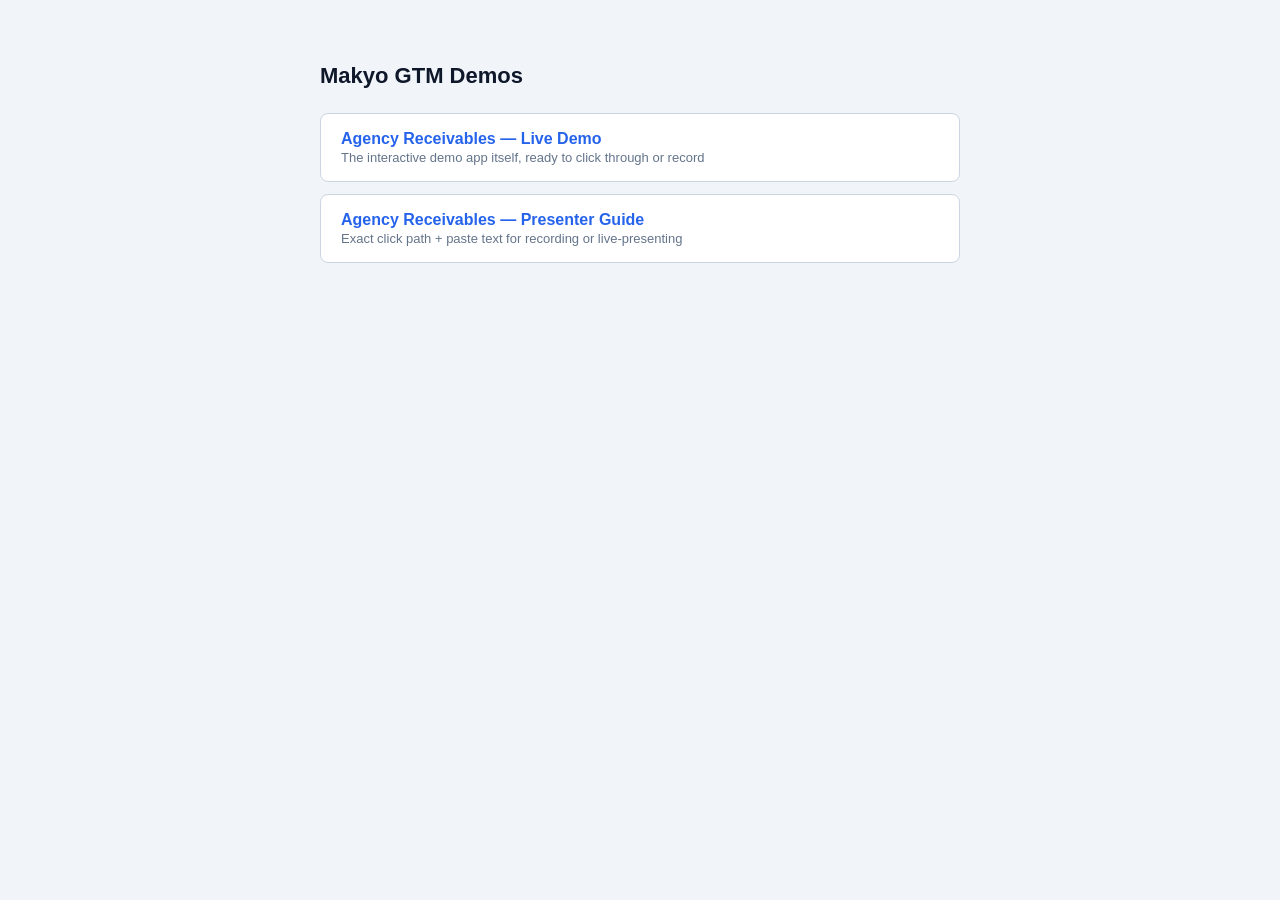
<file: index.html>
<!doctype html>
<html lang="en">
<head>
<meta charset="utf-8" />
<meta name="viewport" content="width=device-width, initial-scale=1" />
<title>Makyo GTM Demos</title>
<style>
  body { margin: 0; padding: 48px 24px; background: #f1f5f9; color: #0f172a; font-family: -apple-system, "Segoe UI", Roboto, sans-serif; }
  .wrap { max-width: 640px; margin: 0 auto; }
  h1 { font-size: 22px; margin-bottom: 24px; }
  ul { list-style: none; padding: 0; }
  li { background: white; border: 1px solid #cbd5e1; border-radius: 8px; margin-bottom: 12px; }
  a { display: block; padding: 16px 20px; color: #2563eb; text-decoration: none; }
  a strong { display: block; font-weight: 700; margin-bottom: 2px; }
  a span { display: block; font-weight: 400; font-size: 13px; color: #64748b; }
</style>
</head>
<body>
<div class="wrap">
  <h1>Makyo GTM Demos</h1>
  <ul>
    <li><a href="agency-receivables/"><strong>Agency Receivables — Live Demo</strong><span>The interactive demo app itself, ready to click through or record</span></a></li>
    <li><a href="cheat-sheets/agency-receivables-demo.html"><strong>Agency Receivables — Presenter Guide</strong><span>Exact click path + paste text for recording or live-presenting</span></a></li>
  </ul>
</div>
</body>
</html>
</file>
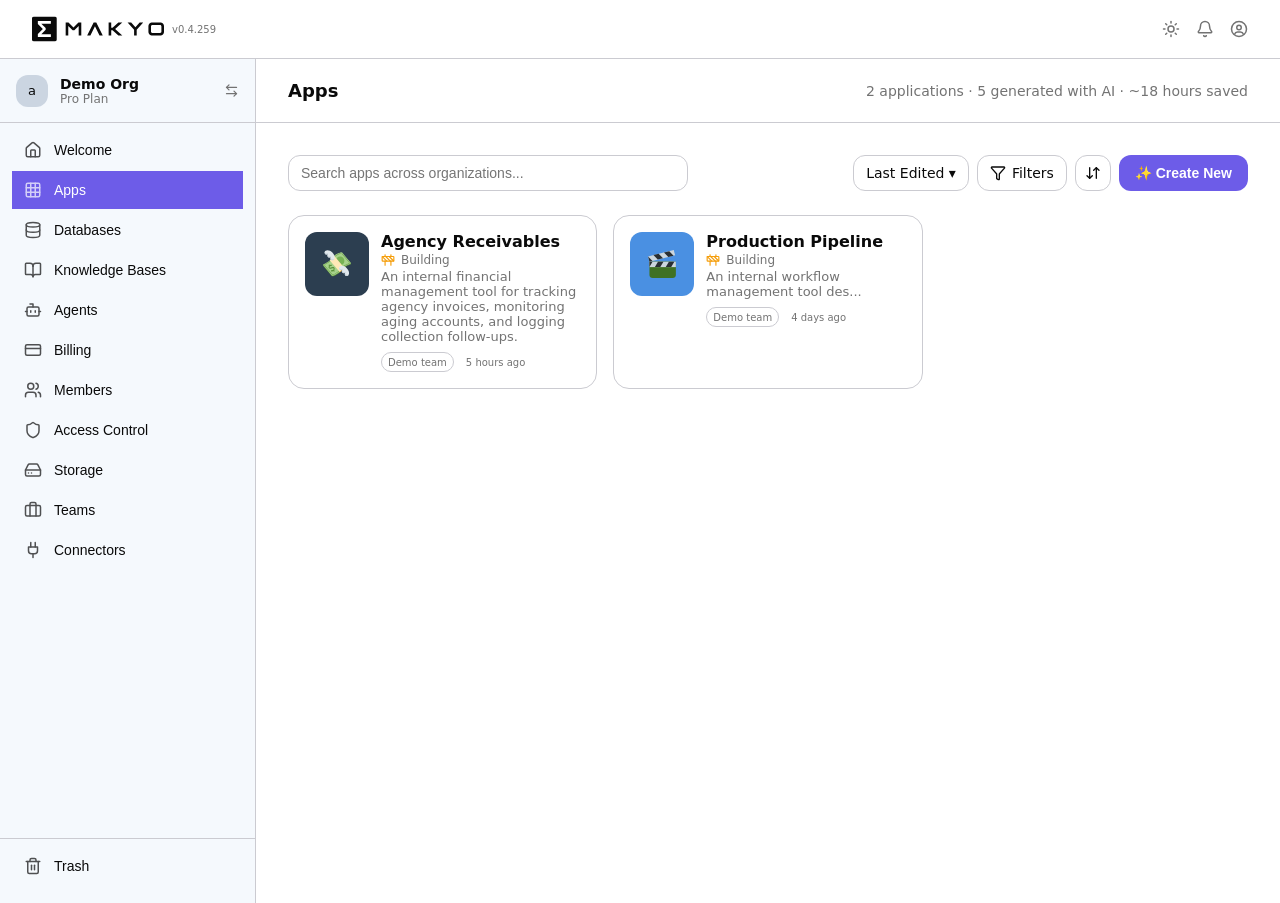
<file: agency-receivables/index.html>
<!doctype html>
<html lang="en">
<head>
  <meta charset="utf-8" />
  <meta name="viewport" content="width=device-width, initial-scale=1" />
  <title>Agency Receivables</title>
  <link rel="stylesheet" href="styles/fonts.css" />
  <link rel="stylesheet" href="styles/theme.css" />
  <link rel="stylesheet" href="styles/generate.css" />
  <link rel="stylesheet" href="styles/app.css" />
  <link rel="stylesheet" href="styles/builder.css" />
  <link rel="stylesheet" href="styles/chat.css" />
  <style>
    .is-hidden { display: none !important; }
    #app-root { min-height: 100vh; background: var(--color-gray-100); }
  </style>
</head>
<body>
  <div id="generate-root" class="generate-screen"></div>
  <div id="app-root" class="is-hidden"></div>
  <div id="chat-root" class="is-hidden"></div>

  <!-- Plain classic <script> tags, in dependency order — no type="module",
       so this works from a file:// double-click with no server and no CORS issue. -->
  <script src="js/seed.js"></script>
  <script src="js/derive.js"></script>
  <script src="js/state.js"></script>
  <script src="js/scenario.js"></script>
  <script src="js/views.js"></script>
  <script src="js/generate.js"></script>
  <script src="js/builder.js"></script>
  <script src="js/chat.js"></script>
  <script src="js/main.js"></script>
</body>
</html>
</file>
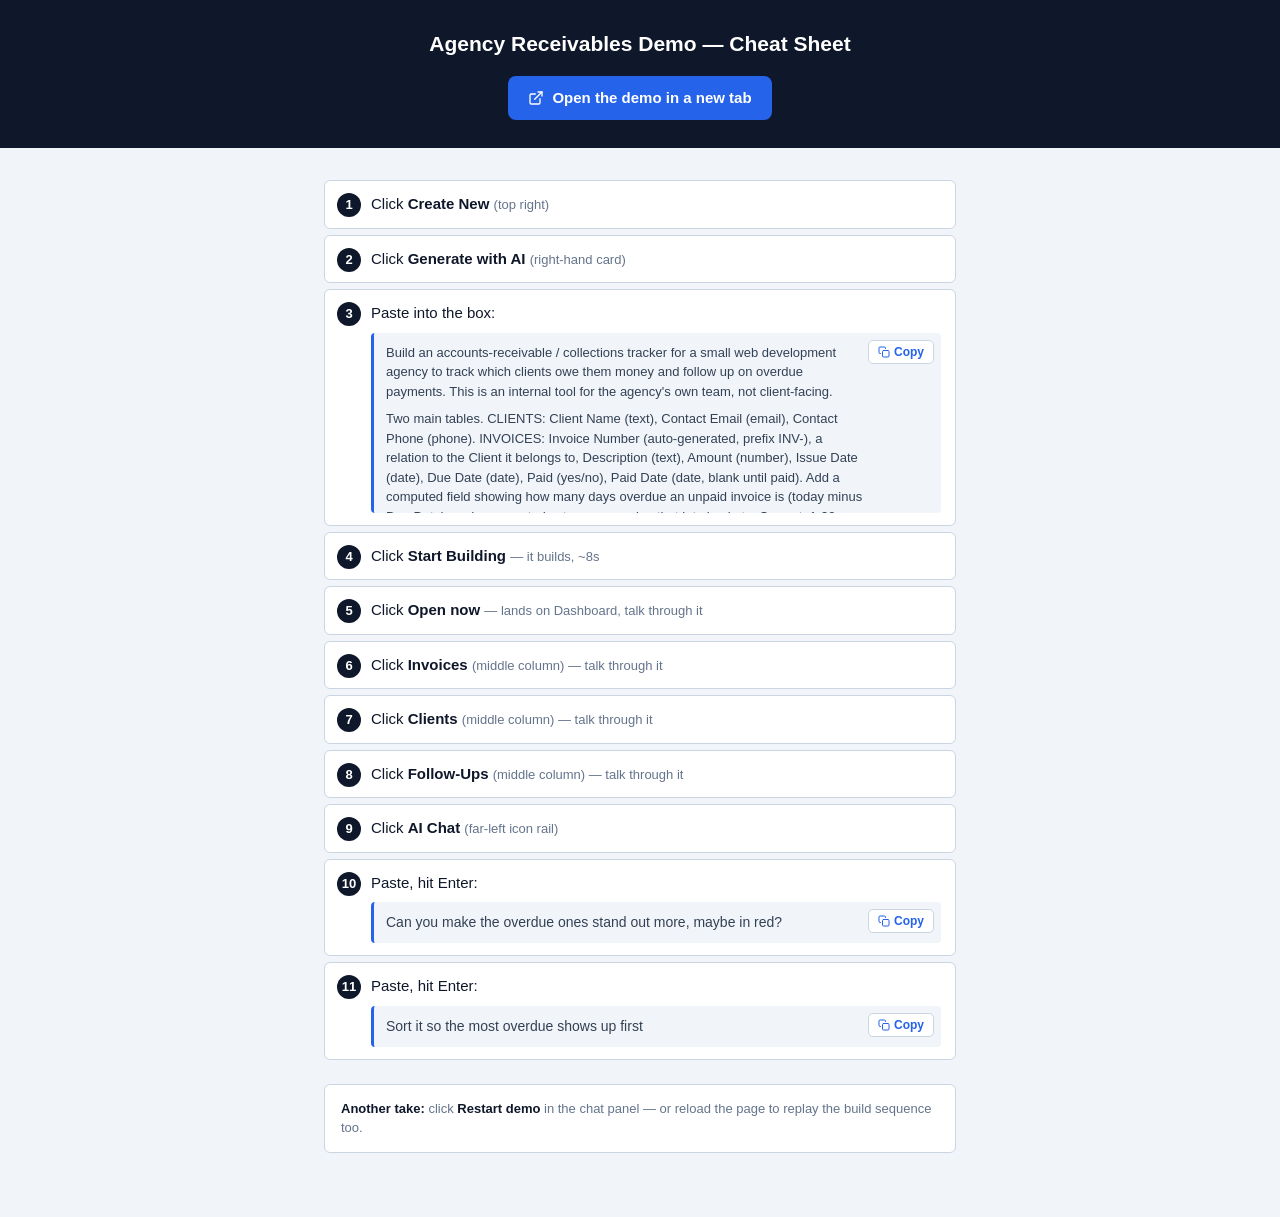
<file: cheat-sheets/agency-receivables-demo.html>
<!doctype html>
<html lang="en">
<head>
<meta charset="utf-8" />
<meta name="viewport" content="width=device-width, initial-scale=1" />
<title>Agency Receivables Demo — Cheat Sheet</title>
<style>
  :root {
    --navy: #0f172a;
    --blue: #2563eb;
    --gray-100: #f1f5f9;
    --gray-300: #cbd5e1;
    --gray-500: #64748b;
  }
  * { box-sizing: border-box; }
  body {
    margin: 0;
    background: var(--gray-100);
    color: var(--navy);
    font-family: -apple-system, "Segoe UI", Roboto, sans-serif;
    line-height: 1.5;
  }
  header { background: var(--navy); color: white; padding: 28px 24px; text-align: center; }
  header h1 { font-size: 21px; margin: 0; }
  .open-demo-btn {
    display: inline-flex; align-items: center; gap: 8px;
    background: var(--blue); color: white; text-decoration: none;
    font-weight: 700; font-size: 15px; padding: 11px 20px;
    border-radius: 8px; margin-top: 16px;
  }
  .open-demo-btn:hover { background: #1d4ed8; }
  .open-demo-btn svg { width: 16px; height: 16px; }
  .wrap { max-width: 680px; margin: 0 auto; padding: 32px 24px 64px; }
  ol { padding-left: 0; list-style: none; counter-reset: step; margin: 0; }
  ol > li {
    counter-increment: step;
    position: relative;
    padding: 12px 14px 12px 46px;
    margin-bottom: 6px;
    background: white;
    border-radius: 6px;
    border: 1px solid var(--gray-300);
    font-size: 15px;
  }
  ol > li::before {
    content: counter(step);
    position: absolute; left: 12px; top: 12px;
    width: 24px; height: 24px; border-radius: 50%;
    background: var(--navy); color: white;
    font-size: 13px; font-weight: 700;
    display: flex; align-items: center; justify-content: center;
  }
  .dim { color: var(--gray-500); font-size: 13px; }
  .say-wrap { position: relative; margin-top: 8px; }
  .say {
    /* Right padding clears the absolutely-positioned Copy button (~62px
       wide plus its 7px offset) so text never runs underneath it. */
    display: block; padding: 10px 78px 10px 12px;
    background: var(--gray-100); border-left: 3px solid var(--blue);
    border-radius: 4px; color: #334155; font-size: 14px;
  }
  .say--prompt { max-height: 180px; overflow-y: auto; font-size: 13px; }
  .say--prompt p { margin: 0 0 8px; }
  .say--prompt p:last-child { margin-bottom: 0; }
  .copy-btn {
    position: absolute; top: 7px; right: 7px;
    display: flex; align-items: center; gap: 4px;
    background: white; border: 1px solid var(--gray-300);
    color: var(--blue); font-size: 12px; font-weight: 700;
    font-family: inherit; padding: 4px 9px; border-radius: 5px; cursor: pointer;
  }
  .copy-btn:hover { background: var(--gray-100); }
  .copy-btn svg { width: 12px; height: 12px; flex-shrink: 0; }
  .copy-btn.copied { background: #dcfce7; border-color: #86efac; color: #15803d; }
  .raw-copy-source { position: absolute; left: -9999px; width: 1px; height: 1px; opacity: 0; }
  footer {
    margin-top: 24px; padding: 14px 16px; background: white;
    border: 1px solid var(--gray-300); border-radius: 6px;
    font-size: 13px; color: var(--gray-500);
  }
  footer strong { color: var(--navy); }
</style>
</head>
<body>

<header>
  <h1>Agency Receivables Demo — Cheat Sheet</h1>
  <a class="open-demo-btn" href="https://makyo-gtm.github.io/demos/agency-receivables/" target="_blank" rel="noopener">
    <svg viewBox="0 0 24 24" fill="none" stroke="currentColor" stroke-width="2" stroke-linecap="round" stroke-linejoin="round"><path d="M18 13v6a2 2 0 0 1-2 2H5a2 2 0 0 1-2-2V8a2 2 0 0 1 2-2h6"/><polyline points="15 3 21 3 21 9"/><line x1="10" y1="14" x2="21" y2="3"/></svg>
    Open the demo in a new tab
  </a>
</header>

<div class="wrap">
  <ol>
    <li>Click <strong>Create New</strong> <span class="dim">(top right)</span></li>
    <li>Click <strong>Generate with AI</strong> <span class="dim">(right-hand card)</span></li>
    <li>Paste into the box:
      <div class="say-wrap">
        <div class="say say--prompt" id="app-prompt-display">
          <p>Build an accounts-receivable / collections tracker for a small web development agency to track which clients owe them money and follow up on overdue payments. This is an internal tool for the agency's own team, not client-facing.</p>
          <p>Two main tables. CLIENTS: Client Name (text), Contact Email (email), Contact Phone (phone). INVOICES: Invoice Number (auto-generated, prefix INV-), a relation to the Client it belongs to, Description (text), Amount (number), Issue Date (date), Due Date (date), Paid (yes/no), Paid Date (date, blank until paid). Add a computed field showing how many days overdue an unpaid invoice is (today minus Due Date), and a computed category grouping that into buckets: Current, 1-30 days overdue, 31-60 days overdue, 61-90 days overdue, and 90+ days overdue. Also add a FOLLOW-UPS table: a relation to the Invoice it's about, Sent Date (auto-set to now), Method (text, e.g. Email or Phone), and a Note (text) — one row every time someone logs that they followed up with a client about an unpaid invoice.</p>
          <p>Screens I need: (1) An overview/dashboard screen showing total amount outstanding, total amount overdue, and how many invoices are currently overdue — show this however you think best represents it. (2) A table of all invoices, filterable by client and by paid/unpaid status, sortable by due date. (3) A view of overdue invoices organized by their aging bucket (Current / 1-30 / 31-60 / 61-90 / 90+ days overdue) so it's easy to see which are the most urgent — again, however you think best represents that grouping. (4) A per-client screen showing that client's invoices and how much they owe in total. (5) A button on an overdue invoice to log that a payment reminder was sent, which records a new row in Follow-Ups with today's date.</p>
          <p>Use this exact data — don't invent your own clients or invoices, populate the tables with precisely this:</p>
          <p>CLIENTS: (1) Harbor &amp; Vine Wine Bar, hello@harborandvine.com, (206) 555-0114. (2) Meridian Fitness Studio, billing@meridianfitness.com, (206) 555-0177. (3) Bluepeak Retail Co., orders@bluepeakretail.com, (206) 555-0142. (4) Nolan &amp; Cross Law Group, accounts@nolancrosslaw.com, (206) 555-0199. (5) Cedar Grove Dental, office@cedargrovedental.com, (206) 555-0163. (6) Alta Property Management, ap@altapropertymgmt.com, (206) 555-0128. (7) Sunroot Café, hi@sunrootcafe.com, (206) 555-0155.</p>
          <p>INVOICES (Client, Description, Amount, Issue Date, Due Date, Paid, Paid Date):<br>
            Harbor &amp; Vine Wine Bar, "Website Redesign — Deposit (50%)", $3750, 2026-06-15, 2026-06-29, Yes, 2026-06-27.<br>
            Harbor &amp; Vine Wine Bar, "Website Redesign — Final Payment on Launch", $3750, 2026-08-01, 2026-08-15, No, (blank).<br>
            Meridian Fitness Studio, "Monthly Hosting &amp; Maintenance Retainer — June", $250, 2026-06-01, 2026-06-10, Yes, 2026-06-09.<br>
            Meridian Fitness Studio, "Monthly Hosting &amp; Maintenance Retainer — July", $250, 2026-07-01, 2026-07-10, No, (blank).<br>
            Meridian Fitness Studio, "Monthly Hosting &amp; Maintenance Retainer — August", $250, 2026-08-01, 2026-08-10, No, (blank).<br>
            Meridian Fitness Studio, "Monthly Hosting &amp; Maintenance Retainer — September", $250, 2026-09-01, 2026-09-10, No, (blank).<br>
            Bluepeak Retail Co., "E-commerce Platform Build — Deposit", $4000, 2026-05-01, 2026-05-15, Yes, 2026-05-14.<br>
            Bluepeak Retail Co., "E-commerce Platform Build — Milestone: Design Approved", $4000, 2026-06-01, 2026-06-15, Yes, 2026-06-13.<br>
            Bluepeak Retail Co., "E-commerce Platform Build — Final Payment", $4000, 2026-07-01, 2026-07-15, Yes, 2026-07-16.<br>
            Nolan &amp; Cross Law Group, "Website Security Audit", $900, 2026-05-20, 2026-06-03, No, (blank).<br>
            Nolan &amp; Cross Law Group, "Monthly Hosting &amp; Maintenance Retainer — July", $200, 2026-07-15, 2026-07-25, Yes, 2026-07-24.<br>
            Nolan &amp; Cross Law Group, "Monthly Hosting &amp; Maintenance Retainer — August", $200, 2026-08-15, 2026-08-25, No, (blank).<br>
            Cedar Grove Dental, "Landing Page — New Patient Campaign", $1800, 2026-07-10, 2026-07-24, No, (blank).<br>
            Alta Property Management, "Website Redesign — Deposit", $2500, 2026-08-01, 2026-08-15, Yes, 2026-08-14.<br>
            Alta Property Management, "Website Redesign — Final Payment", $2500, 2026-09-06, 2026-09-20, No, (blank).<br>
            Sunroot Café, "Monthly Hosting &amp; Maintenance Retainer — August", $150, 2026-08-01, 2026-08-10, Yes, 2026-08-09.<br>
            Sunroot Café, "Monthly Hosting &amp; Maintenance Retainer — September", $150, 2026-09-01, 2026-09-10, No, (blank).</p>
          <p>Notice Meridian Fitness Studio paid their June retainer on time, then stopped — July, August, and September are all unpaid in a row. That's deliberate: their retainer quietly lapsed, exactly the kind of thing that happens to real agencies. Keep that pattern intact, don't smooth it out. Keep the theme clean and professional; this is a demo for a business audience, built to feel like it was made for this specific agency, not a generic sample.</p>
        </div>
        <button class="copy-btn" type="button" data-copy-target="app-prompt-raw">
          <svg viewBox="0 0 24 24" fill="none" stroke="currentColor" stroke-width="2" stroke-linecap="round" stroke-linejoin="round"><rect x="9" y="9" width="13" height="13" rx="2"/><path d="M5 15H4a2 2 0 0 1-2-2V4a2 2 0 0 1 2-2h9a2 2 0 0 1 2 2v1"/></svg>
          <span>Copy</span>
        </button>
        <textarea id="app-prompt-raw" class="raw-copy-source" tabindex="-1" aria-hidden="true">Build an accounts-receivable / collections tracker for a small web development agency to track which clients owe them money and follow up on overdue payments. This is an internal tool for the agency's own team, not client-facing.

Two main tables. CLIENTS: Client Name (text), Contact Email (email), Contact Phone (phone). INVOICES: Invoice Number (auto-generated, prefix INV-), a relation to the Client it belongs to, Description (text), Amount (number), Issue Date (date), Due Date (date), Paid (yes/no), Paid Date (date, blank until paid). Add a computed field showing how many days overdue an unpaid invoice is (today minus Due Date), and a computed category grouping that into buckets: Current, 1-30 days overdue, 31-60 days overdue, 61-90 days overdue, and 90+ days overdue. Also add a FOLLOW-UPS table: a relation to the Invoice it's about, Sent Date (auto-set to now), Method (text, e.g. Email or Phone), and a Note (text) — one row every time someone logs that they followed up with a client about an unpaid invoice.

Screens I need: (1) An overview/dashboard screen showing total amount outstanding, total amount overdue, and how many invoices are currently overdue — show this however you think best represents it. (2) A table of all invoices, filterable by client and by paid/unpaid status, sortable by due date. (3) A view of overdue invoices organized by their aging bucket (Current / 1-30 / 31-60 / 61-90 / 90+ days overdue) so it's easy to see which are the most urgent — again, however you think best represents that grouping. (4) A per-client screen showing that client's invoices and how much they owe in total. (5) A button on an overdue invoice to log that a payment reminder was sent, which records a new row in Follow-Ups with today's date.

Use this exact data — don't invent your own clients or invoices, populate the tables with precisely this:

CLIENTS: (1) Harbor &amp; Vine Wine Bar, hello@harborandvine.com, (206) 555-0114. (2) Meridian Fitness Studio, billing@meridianfitness.com, (206) 555-0177. (3) Bluepeak Retail Co., orders@bluepeakretail.com, (206) 555-0142. (4) Nolan &amp; Cross Law Group, accounts@nolancrosslaw.com, (206) 555-0199. (5) Cedar Grove Dental, office@cedargrovedental.com, (206) 555-0163. (6) Alta Property Management, ap@altapropertymgmt.com, (206) 555-0128. (7) Sunroot Café, hi@sunrootcafe.com, (206) 555-0155.

INVOICES (Client, Description, Amount, Issue Date, Due Date, Paid, Paid Date):
Harbor &amp; Vine Wine Bar, "Website Redesign — Deposit (50%)", $3750, 2026-06-15, 2026-06-29, Yes, 2026-06-27.
Harbor &amp; Vine Wine Bar, "Website Redesign — Final Payment on Launch", $3750, 2026-08-01, 2026-08-15, No, (blank).
Meridian Fitness Studio, "Monthly Hosting &amp; Maintenance Retainer — June", $250, 2026-06-01, 2026-06-10, Yes, 2026-06-09.
Meridian Fitness Studio, "Monthly Hosting &amp; Maintenance Retainer — July", $250, 2026-07-01, 2026-07-10, No, (blank).
Meridian Fitness Studio, "Monthly Hosting &amp; Maintenance Retainer — August", $250, 2026-08-01, 2026-08-10, No, (blank).
Meridian Fitness Studio, "Monthly Hosting &amp; Maintenance Retainer — September", $250, 2026-09-01, 2026-09-10, No, (blank).
Bluepeak Retail Co., "E-commerce Platform Build — Deposit", $4000, 2026-05-01, 2026-05-15, Yes, 2026-05-14.
Bluepeak Retail Co., "E-commerce Platform Build — Milestone: Design Approved", $4000, 2026-06-01, 2026-06-15, Yes, 2026-06-13.
Bluepeak Retail Co., "E-commerce Platform Build — Final Payment", $4000, 2026-07-01, 2026-07-15, Yes, 2026-07-16.
Nolan &amp; Cross Law Group, "Website Security Audit", $900, 2026-05-20, 2026-06-03, No, (blank).
Nolan &amp; Cross Law Group, "Monthly Hosting &amp; Maintenance Retainer — July", $200, 2026-07-15, 2026-07-25, Yes, 2026-07-24.
Nolan &amp; Cross Law Group, "Monthly Hosting &amp; Maintenance Retainer — August", $200, 2026-08-15, 2026-08-25, No, (blank).
Cedar Grove Dental, "Landing Page — New Patient Campaign", $1800, 2026-07-10, 2026-07-24, No, (blank).
Alta Property Management, "Website Redesign — Deposit", $2500, 2026-08-01, 2026-08-15, Yes, 2026-08-14.
Alta Property Management, "Website Redesign — Final Payment", $2500, 2026-09-06, 2026-09-20, No, (blank).
Sunroot Café, "Monthly Hosting &amp; Maintenance Retainer — August", $150, 2026-08-01, 2026-08-10, Yes, 2026-08-09.
Sunroot Café, "Monthly Hosting &amp; Maintenance Retainer — September", $150, 2026-09-01, 2026-09-10, No, (blank).

Notice Meridian Fitness Studio paid their June retainer on time, then stopped — July, August, and September are all unpaid in a row. That's deliberate: their retainer quietly lapsed, exactly the kind of thing that happens to real agencies. Keep that pattern intact, don't smooth it out. Keep the theme clean and professional; this is a demo for a business audience, built to feel like it was made for this specific agency, not a generic sample.</textarea>
      </div>
    </li>
    <li>Click <strong>Start Building</strong> <span class="dim">— it builds, ~8s</span></li>
    <li>Click <strong>Open now</strong> <span class="dim">— lands on Dashboard, talk through it</span></li>
    <li>Click <strong>Invoices</strong> <span class="dim">(middle column) — talk through it</span></li>
    <li>Click <strong>Clients</strong> <span class="dim">(middle column) — talk through it</span></li>
    <li>Click <strong>Follow-Ups</strong> <span class="dim">(middle column) — talk through it</span></li>
    <li>Click <strong>AI Chat</strong> <span class="dim">(far-left icon rail)</span></li>
    <li>Paste, hit Enter:
      <div class="say-wrap">
        <span class="say" id="tweak-1">Can you make the overdue ones stand out more, maybe in red?</span>
        <button class="copy-btn" type="button" data-copy-target="tweak-1">
          <svg viewBox="0 0 24 24" fill="none" stroke="currentColor" stroke-width="2" stroke-linecap="round" stroke-linejoin="round"><rect x="9" y="9" width="13" height="13" rx="2"/><path d="M5 15H4a2 2 0 0 1-2-2V4a2 2 0 0 1 2-2h9a2 2 0 0 1 2 2v1"/></svg>
          <span>Copy</span>
        </button>
      </div>
    </li>
    <li>Paste, hit Enter:
      <div class="say-wrap">
        <span class="say" id="tweak-2">Sort it so the most overdue shows up first</span>
        <button class="copy-btn" type="button" data-copy-target="tweak-2">
          <svg viewBox="0 0 24 24" fill="none" stroke="currentColor" stroke-width="2" stroke-linecap="round" stroke-linejoin="round"><rect x="9" y="9" width="13" height="13" rx="2"/><path d="M5 15H4a2 2 0 0 1-2-2V4a2 2 0 0 1 2-2h9a2 2 0 0 1 2 2v1"/></svg>
          <span>Copy</span>
        </button>
      </div>
    </li>
  </ol>

  <footer>
    <strong>Another take:</strong> click <strong>Restart demo</strong> in the chat panel — or reload the page to replay the build sequence too.
  </footer>
</div>

<script>
  (function () {
    'use strict';

    function copyText(text, btn) {
      var label = btn.querySelector('span');
      function showCopied() {
        var original = label.textContent;
        btn.classList.add('copied');
        label.textContent = 'Copied!';
        setTimeout(function () {
          btn.classList.remove('copied');
          label.textContent = original;
        }, 1500);
      }
      if (navigator.clipboard && navigator.clipboard.writeText) {
        navigator.clipboard.writeText(text).then(showCopied, function () { fallbackCopy(text, showCopied); });
      } else {
        fallbackCopy(text, showCopied);
      }
    }

    // execCommand fallback for browsers/contexts without the async
    // Clipboard API (e.g. non-HTTPS local file:// viewing in some browsers).
    function fallbackCopy(text, onDone) {
      var el = document.createElement('textarea');
      el.value = text;
      el.style.position = 'fixed';
      el.style.left = '-9999px';
      document.body.appendChild(el);
      el.focus();
      el.select();
      try { document.execCommand('copy'); } catch (e) { /* ignore, nothing else to do */ }
      document.body.removeChild(el);
      onDone();
    }

    document.querySelectorAll('.copy-btn').forEach(function (btn) {
      btn.addEventListener('click', function () {
        var target = document.getElementById(btn.getAttribute('data-copy-target'));
        if (!target) return;
        var text = 'value' in target ? target.value : target.textContent;
        copyText(text.trim(), btn);
      });
    });
  })();
</script>
</body>
</html>
</file>
<file: agency-receivables/styles/fonts.css>
@font-face {
  font-family: 'Space Grotesk';
  font-style: normal;
  font-weight: 500;
  font-display: swap;
  src: url('../fonts/SpaceGrotesk-500.woff2') format('woff2');
}
@font-face {
  font-family: 'Space Grotesk';
  font-style: normal;
  font-weight: 700;
  font-display: swap;
  src: url('../fonts/SpaceGrotesk-700.woff2') format('woff2');
}
@font-face {
  font-family: 'IBM Plex Sans';
  font-style: normal;
  font-weight: 400;
  font-display: swap;
  src: url('../fonts/IBMPlexSans-400.woff2') format('woff2');
}
@font-face {
  font-family: 'IBM Plex Sans';
  font-style: normal;
  font-weight: 600;
  font-display: swap;
  src: url('../fonts/IBMPlexSans-600.woff2') format('woff2');
}
</file>
<file: agency-receivables/styles/theme.css>
:root {
  /* exact values from the recon recording, docs/research/2026-09-09-recon-recording-findings.md */
  --color-navy: #0f172a;
  --color-blue: #2563eb;
  --color-teal: #0891b2;
  --color-offwhite: #f8fafc;
  --color-white: #ffffff;
  --color-gray-100: #f1f5f9;
  --color-gray-200: #e2e8f0;   /* recessed "well" gray - canvas gutter behind the frame, inner stat boxes; confirmed via pixel-sampling kept_0045.jpg, darker than gray-100 */
  --color-gray-300: #cbd5e1;
  --color-gray-500: #64748b;
  --color-red: #dc2626;
  --color-red-bg: #fee2e2;
  --color-blue-bg: #eff6ff;
  --color-blue-light: #6d5ce8;   /* the lavender/indigo "Start Building" button seen in the real recording */
  --color-teal-bg: #ecfeff;

  --font-heading: 'Space Grotesk', -apple-system, sans-serif;
  --font-body: 'IBM Plex Sans', -apple-system, sans-serif;

  --radius: 2px;           /* "Sharp" corners — the theme applied to the GENERATED app only (Dashboard/Clients/Invoices/Follow-Ups) */
  --border: 1px solid var(--color-gray-300); /* "Hairline" borders — generated-app screens only */

  /* Makyo's own product shell (Create new app / Describe your app / build
     sequence) is a SEPARATE design system from the theme it applies to
     generated apps — confirmed by reading the real saved page's CSS
     directly (shadcn/ui tokens): --radius:.625rem (rounded-xl ≈ 12-14px,
     not sharp), --border:#e5e5e5, --muted-foreground:#737373,
     --foreground:#0a0a0a. Used only by the .describe-*/.create-choice-*/
     .gen-*/.ready-modal-* rules in generate.css. */
  --shell-radius: 0.625rem;
  --shell-radius-lg: 0.75rem;
  --shell-radius-xl: 1rem;
  /* Confirmed via the real saved page: --border and --sidebar-border are
     the literal same oklch(0.850 0.007 245.0) value, not two different
     grays - so this uses the same computed hex as --shell-sidebar-border
     below rather than the earlier, separate #e5e5e5 rough guess (which
     was never re-derived once the sidebar-border color was corrected). */
  --shell-border: 1px solid #cbcbd1;
  --shell-fg: #0a0a0a;
  --shell-muted-fg: #737373;
  --shell-bg: #ffffff;
  /* The real Makyo product shell never uses the generated app's branded
     fonts (Space Grotesk/IBM Plex Sans) — confirmed by reading the real
     saved page's own computed font-family declaration directly: a plain
     system-ui stack, copied verbatim below. An earlier version of this
     file let the shell silently inherit the generated-app's body/heading
     fonts from theme.css's global body/h1-h3 rules, which is why the
     sidebar/topbar text read as a visibly different (and lighter-looking)
     typeface than the real interface. */
  --shell-font: ui-sans-serif, system-ui, -apple-system, BlinkMacSystemFont, "Segoe UI", Roboto, "Helvetica Neue", Arial, "Noto Sans", sans-serif;
  /* The sidebar/topbar dividers use a separate, slightly more visible
     border token (--sidebar-border) than plain content borders in the
     real page — confirmed via the real org-level theme override
     (oklch(0.850 0.007 245.0), a near-gray with a faint cool tint).
     OKLCH's lightness scale doesn't map 1:1 to sRGB gamma the way an
     early version of this file assumed (reusing the flatter #e5e5e5
     everywhere), which read visibly too faint against the real page. */
  --shell-sidebar-border: 1px solid #cbcbd1;
  /* The real sidebar isn't pure white — it's oklch(0.980 0.007 245.0), a
     barely-tinted cool off-white, confirmed from the real page's own
     --sidebar custom property (light-mode block; a separate dark-mode
     value also exists but this app is light-themed throughout). Computed
     to sRGB with the standard OKLab conversion matrices, not eyeballed —
     the main content area's own --background is confirmed separately to
     be true oklch(1.000 0.000 245.0), i.e. actual #ffffff, so --shell-bg
     stays correct as-is; only the sidebar itself needed its own token. */
  --shell-sidebar-bg: #f5f9fd;

  --space-1: 4px;
  --space-2: 8px;
  --space-3: 12px;
  --space-4: 16px;
  --space-5: 24px;
  --space-6: 32px;

  --shadow-card: 0 1px 3px rgba(15, 23, 42, 0.08);
}

* { box-sizing: border-box; }

body {
  margin: 0;
  background: var(--color-gray-100);
  color: var(--color-navy);
  font-family: var(--font-body);
}

h1, h2, h3 { font-family: var(--font-heading); font-weight: 700; margin: 0; }
</file>
<file: agency-receivables/styles/generate.css>
/* generate.css — Layer 1, rebuilt to match the real captured Makyo screens
   (docs/research/2026-09-09-makyo-interface-pixel-reference.md): a light
   "Describe your app" entry screen and a two-panel build-steps sequence,
   not an invented dark full-screen progress bar.

   Every rule in this file is Makyo's own PRODUCT SHELL (Create new app /
   Describe your app / build sequence) — confirmed, by reading the real
   saved page's CSS directly, to be a SEPARATE design system (shadcn/ui
   tokens: rounded corners, neutral grays) from the "Sharp/Hairline" theme
   that gets applied to the GENERATED app (that theme lives in app.css and
   is unaffected by this file). Uses the --shell-* tokens from theme.css. */

.generate-screen { min-height: 100vh; background: var(--shell-bg); }

/* Real keyframes/easing, copied verbatim from the actual saved page's
   org-scoped animation CSS (fade-up on cards, pop on the ready-modal and
   completed step-checks). */
@keyframes app-gen-fade-up { 0% { opacity: 0; transform: translateY(8px); } to { opacity: 1; transform: translateY(0); } }
@keyframes app-gen-pop { 0% { opacity: 0; transform: scale(.6); } 60% { transform: scale(1.15); } to { opacity: 1; transform: scale(1); } }
.create-choice-card { animation: .4s ease-out both app-gen-fade-up; }
.create-choice-card--ai { animation-delay: .08s; }
.ready-modal { animation: .35s cubic-bezier(.2,1.4,.4,1) both app-gen-pop; }
.gen-step--done .gen-step__check { animation: .3s cubic-bezier(.2,1.4,.4,1) both app-gen-pop; }

/* ---- Screen: Describe your app ---- */
.describe-screen { position: relative; overflow: hidden; min-height: 100vh; color: var(--shell-fg); font-family: var(--shell-font); }
/* Real: three large, blurred, low-opacity color blobs behind the whole
   screen (position/size/color/opacity all copied from the real page's
   own classes: -top-40 -left-32 h-[28rem] w-[28rem] bg-primary/10,
   top-1/3 -right-32 h-[26rem] w-[26rem] bg-violet-500/10, -bottom-40
   left-1/3 h-[24rem] w-[24rem] bg-primary/[0.06], all blur-3xl). */
.describe-bg-glow { position: absolute; inset: 0; z-index: -1; overflow: hidden; pointer-events: none; }
.describe-bg-glow__blob { position: absolute; border-radius: 50%; filter: blur(64px); }
.describe-bg-glow__blob--1 { top: -160px; left: -128px; width: 448px; height: 448px; background: var(--color-blue-light); opacity: 0.10; }
.describe-bg-glow__blob--2 { top: 33.333%; right: -128px; width: 416px; height: 416px; background: #8d54ff; opacity: 0.10; }
.describe-bg-glow__blob--3 { bottom: -160px; left: 33.333%; width: 384px; height: 384px; background: var(--color-blue-light); opacity: 0.06; }
.describe-topbar { padding: var(--space-4) var(--space-6); border-bottom: var(--shell-sidebar-border); display: flex; justify-content: space-between; align-items: center; }
.describe-topbar__wordmark { display: flex; align-items: center; }
.describe-topbar__logo { display: block; }
.describe-topbar__version { font-size: 10px; font-weight: 500; color: var(--shell-muted-fg); margin-left: var(--space-2); }
.describe-topbar__icons { display: flex; align-items: center; gap: var(--space-4); color: var(--shell-muted-fg); }
/* Real: this row has its own border-bottom, separate from the topbar's -
   confirmed from the real page's own two adjacent bordered bars
   (<header class="border-b ...">, then a sibling
   <div class="border-b border-border ..."> wrapping just this "Back"
   link). An earlier version of this file only had the first divider. */
.describe-back { padding: 10px var(--space-6); border-bottom: var(--shell-border); color: var(--shell-muted-fg); font-size: 13px; font-weight: 500; }

/* Real layout: an asymmetric 25%/75% grid (a bordered form column, a
   plain preview column), not a centered pair of equal columns - confirmed
   from the real saved page's own `grid-cols-[25%_75%]` class and a live
   screenshot of the actual screen. */
.describe-grid { display: grid; grid-template-columns: 25% 75%; max-width: 1800px; margin: 0 auto; }
.describe-aside { border-right: var(--shell-border); padding: var(--space-6); }
.describe-title { font-size: 18px; margin: 0; }
.describe-subtitle { color: var(--shell-muted-fg); font-size: 13px; margin: 4px 0 var(--space-4); }
.describe-reset-row { display: flex; justify-content: flex-end; margin-bottom: var(--space-2); }
/* The real Reset button is genuinely disabled (dimmed, unclickable)
   whenever the textarea is empty - which, now that the textarea starts
   empty by default, is the state this screen always mounts in. Not
   wired to re-enable on input since Reset isn't part of the demo's
   required click path, but it should never look falsely clickable. */
.describe-reset { display: inline-flex; align-items: center; gap: 4px; font-size: 12px; font-weight: 500; color: var(--shell-muted-fg); opacity: 0.6; white-space: nowrap; }

/* Real: rounded-xl textarea, no icon buttons inside it, and NO permanent
   colored border - a prior version of this file wrapped it in an
   always-blue border meant to look "focused" even when it wasn't; the
   real textarea only shows a ring on actual :focus. */
.describe-textarea {
  width: 100%; min-height: 220px; resize: none; padding: 8px var(--space-3);
  font-size: 14px; line-height: 1.6; color: var(--shell-fg); background: var(--shell-bg);
  border: var(--shell-border); border-radius: var(--shell-radius-xl); outline: none;
  box-sizing: border-box; font-family: inherit;
}
.describe-textarea:focus { border-color: var(--color-blue-light); box-shadow: 0 0 0 3px rgba(109, 92, 232, 0.15); }
.describe-ai-engine {
  font-size: 12px; font-weight: 600; color: var(--shell-muted-fg); cursor: pointer;
  border: var(--shell-border); border-radius: var(--shell-radius-xl); padding: 10px 14px; margin: var(--space-3) 0;
}
.describe-ai-engine summary span { font-weight: 400; }
.describe-mascot-img { width: 220px; max-width: 80%; height: auto; }
.describe-submit {
  width: 100%; height: 36px; font-weight: 600; font-size: 14px; box-sizing: border-box;
  display: flex; align-items: center; justify-content: center; gap: 8px;
  background: var(--color-blue-light); color: var(--color-white); border: none;
  border-radius: var(--shell-radius-xl); cursor: pointer;
}
/* ICON_SPARKLES's <svg> carries no width/height of its own (relies on a
   sizing rule at each call site, same as .create-choice-card__icon svg
   elsewhere in this file) - this one was missing, so the icon rendered
   at the SVG spec's default replaced-element size (300x150px) inside a
   36px-tall button, which is exactly the "weird striped pattern" the
   user saw: a massively oversized icon clipped by the button's bounds.
   18px matches the real button's own w-[18px] h-[18px] icon size. */
.describe-submit svg { width: 18px; height: 18px; flex-shrink: 0; }
/* Real: disabled (dimmed, unclickable) until the textarea has content -
   this screen now mounts in exactly that state and only enables once
   the presenter actually types or pastes into the box. */
.describe-submit:disabled { opacity: 0.5; cursor: not-allowed; pointer-events: none; }
.describe-helper { text-align: center; font-size: 12px; color: var(--shell-muted-fg); margin-top: var(--space-2); }

.describe-preview { min-height: 60vh; display: flex; align-items: center; justify-content: center; padding: var(--space-6); text-align: center; }
.describe-preview-inner { max-width: 450px; }
.describe-mascot-caption { color: var(--shell-muted-fg); font-size: 16px; margin-top: var(--space-3); }

/* ---- Org shell: the persistent layout for Apps list + Create new app ----
   (confirmed present on both via real screenshots; NOT present on Describe
   your app, which uses .describe-screen/.describe-grid directly instead). */
.org-shell { min-height: 100vh; font-family: var(--shell-font); }
/* theme.css's global `h1,h2,h3 { font-family: var(--font-heading) }` rule
   (Space Grotesk, for the GENERATED app) directly matches these elements
   and would otherwise win over the inherited --shell-font, since a
   directly-matching rule always beats an inherited value regardless of
   specificity. Re-assert the real shell font here. */
.org-shell h1, .org-shell h2, .org-shell h3,
.describe-screen h1, .describe-screen h2, .describe-screen h3 { font-family: var(--shell-font); }
.org-shell__body { display: flex; min-height: calc(100vh - 56px); }
.org-shell__main { flex: 1; min-width: 0; display: flex; flex-direction: column; }

/* The real page wraps every org-shell screen's own title ("Apps",
   "Create new app") in its own 64px bar with a bottom border, separate
   from both the top wordmark bar and the sidebar — confirmed directly
   from real saved HTML (a `border-b border-sidebar-border` div, h-16,
   sitting above the padded content). An earlier version of this file put
   the title inline with the content instead, with no border anywhere —
   that missing bar, not a border color, was the still-unresolved
   "line under Apps" the user kept pointing at. */
.org-subheader { height: 64px; flex-shrink: 0; display: flex; align-items: center; justify-content: space-between; gap: var(--space-3); padding: 0 var(--space-6); border-bottom: var(--shell-sidebar-border); background: var(--shell-bg); }
.org-subheader__title { font-size: 18px; font-weight: 600; color: var(--shell-fg); }
.org-subheader__stats { font-size: 14px; color: var(--shell-muted-fg); }
.org-content { flex: 1; min-height: 0; overflow: auto; padding: var(--space-6); }

.org-sidebar {
  width: 256px; flex-shrink: 0; background: var(--shell-sidebar-bg);
  border-right: var(--shell-sidebar-border); display: flex; flex-direction: column; color: var(--shell-fg);
}
/* Fixed to the same 64px height as .org-subheader (rather than deriving
   the height from padding-around-content, which the real page's own two
   nested elements do and lands a few px short of 64) so their two
   border-bottom lines sit at the exact same y-position across the full
   width — confirmed via a real screenshot that this row's divider and
   the subheader's divider are meant to read as one continuous line. */
.org-sidebar__org { height: 64px; box-sizing: border-box; display: flex; align-items: center; gap: var(--space-3); padding: 0 var(--space-4); border-bottom: var(--shell-sidebar-border); }
.org-sidebar__avatar {
  width: 32px; height: 32px; border-radius: var(--shell-radius-lg); background: var(--color-gray-300);
  display: flex; align-items: center; justify-content: center; font-size: 13px; flex-shrink: 0;
}
.org-sidebar__org-text { flex: 1; min-width: 0; }
.org-sidebar__org-name { font-weight: 600; font-size: 14px; }
.org-sidebar__org-plan { font-size: 12px; color: var(--shell-muted-fg); }
.org-sidebar__swap { color: var(--shell-muted-fg); flex-shrink: 0; display: flex; }
.org-sidebar__nav { flex: 1; padding: var(--space-2) var(--space-3); overflow-y: auto; }
.org-sidebar__trash { padding: var(--space-2) var(--space-3) var(--space-4); border-top: var(--shell-sidebar-border); }
.org-sidebar__item {
  /* font-family used to be hardcoded to var(--font-body) (the generated
     app's IBM Plex Sans) here directly, which — being a class rule on
     the element itself — silently beat the .org-shell ancestor's
     --shell-font fix from the previous pass (a rule matching the
     element directly always wins over an inherited value). That
     mismatched typeface, not the numeric weight, was the remaining
     "not bold enough" gap: font-weight 500 here already matches the
     real font-medium class. Now inherits --shell-font like everything
     else in the shell. */
  width: 100%; display: flex; align-items: center; gap: var(--space-3); text-align: left;
  padding: 10px var(--space-3); border: none; background: none; border-radius: var(--shell-radius);
  font-size: 14px; font-weight: 500; color: var(--shell-fg); cursor: pointer; margin-bottom: 2px;
}
.org-sidebar__item--active { background: var(--color-blue-light); color: var(--color-white); }
.org-sidebar__icon { width: 18px; height: 18px; flex-shrink: 0; opacity: 0.7; }
.org-sidebar__icon svg { width: 100%; height: 100%; }

.apps-toolbar { display: flex; justify-content: space-between; gap: var(--space-3); margin-bottom: var(--space-5); }
.apps-search { flex: 1; max-width: 400px; border: var(--shell-border); border-radius: var(--shell-radius-lg); padding: var(--space-2) var(--space-3); font-size: 14px; }
.apps-toolbar__right { display: flex; gap: var(--space-2); align-items: center; }
.apps-toolbar__btn { display: flex; align-items: center; gap: 6px; height: 36px; border: var(--shell-border); border-radius: var(--shell-radius-lg); padding: 0 var(--space-3); font-size: 14px; color: var(--shell-fg); box-sizing: border-box; }
.apps-toolbar__btn--icon { width: 36px; padding: 0; justify-content: center; }
.apps-create-btn { background: var(--color-blue-light); color: var(--color-white); border: none; border-radius: var(--shell-radius-lg); height: 36px; padding: 0 var(--space-4); font-weight: 600; font-size: 14px; cursor: pointer; box-sizing: border-box; }

.apps-grid { display: grid; grid-template-columns: repeat(auto-fill, minmax(280px, 1fr)); gap: var(--space-4); }
.app-card { display: flex; gap: var(--space-3); border: var(--shell-border); border-radius: var(--shell-radius-xl); padding: var(--space-4); }
.app-card__icon { width: 64px; height: 64px; border-radius: var(--shell-radius-lg); flex-shrink: 0; display: flex; align-items: center; justify-content: center; }
.app-card__icon img { width: 28px; height: 28px; }
.app-card__name { font-weight: 600; font-size: 16px; color: var(--shell-fg); }
.app-card__status { display: flex; align-items: center; gap: 6px; font-size: 12px; color: var(--shell-muted-fg); margin: 2px 0; }
.app-card__status-icon { color: #f59e0b; flex-shrink: 0; }
.app-card__desc { font-size: 13px; color: var(--shell-muted-fg); margin-bottom: var(--space-2); }
.app-card__meta { display: flex; gap: var(--space-3); align-items: center; font-size: 10px; color: var(--shell-muted-fg); }
.app-card__team { border: var(--shell-border); border-radius: 10px; padding: 1px 6px; height: 20px; box-sizing: border-box; display: inline-flex; align-items: center; }

/* ---- Screen: Create new app (the real intermediate choice screen) ---- */
.create-choice-body { max-width: 1000px; margin: 0 auto; }
.create-choice-h2 { font-size: 38px; margin-bottom: var(--space-2); text-align: center; }
.create-choice-subtitle { color: var(--shell-muted-fg); font-size: 15px; margin-bottom: var(--space-6); text-align: center; }
.create-choice-cards { display: grid; grid-template-columns: 1fr 1fr; gap: var(--space-5); }
.create-choice-card { border: var(--shell-border); border-radius: var(--shell-radius-xl); padding: var(--space-5); cursor: pointer; transition: border-color 0.2s ease, box-shadow 0.2s ease; }
.create-choice-card:hover { border-color: var(--color-blue-light); box-shadow: 0 8px 20px rgba(0,0,0,0.08); }
.create-choice-card__icon {
  width: 44px; height: 44px; border-radius: var(--shell-radius-lg); background: #ede9fe; color: var(--color-blue-light);
  display: flex; align-items: center; justify-content: center; margin-bottom: var(--space-4);
}
.create-choice-card__icon svg { width: 22px; height: 22px; }
.create-choice-card h3 { font-size: 18px; margin-bottom: var(--space-2); color: var(--shell-fg); }
.create-choice-card p { color: var(--shell-muted-fg); font-size: 14px; margin-bottom: var(--space-4); }
.create-choice-tags { display: flex; gap: var(--space-2); flex-wrap: wrap; }
.create-choice-tags span { font-size: 12px; border: var(--shell-border); border-radius: var(--shell-radius); padding: 3px 10px; color: var(--shell-muted-fg); }

/* ---- Screen: build-steps sequence ----
   Real: three panels side by side the whole time (confirmed frame-by-
   frame against the recon recording), not two - the middle app-summary
   panel never disappears, and a third, separate panel appears alongside
   it rather than replacing it. */
.gen-screen { display: grid; grid-template-columns: 320px 340px 1fr; min-height: 100vh; color: var(--shell-fg); font-family: var(--shell-font); }
.gen-panel--steps { border-right: var(--shell-border); padding: var(--space-5); }
.gen-panel--summary { border-right: var(--shell-border); padding: var(--space-5); background: var(--color-gray-100); overflow-y: auto; }
.gen-panel--preview { padding: var(--space-5); overflow-y: auto; }
.gen-steps-title { font-size: 11px; font-weight: 700; letter-spacing: 0.05em; color: var(--shell-muted-fg); margin-bottom: var(--space-3); }
/* Row spacing widened from --space-2 (8px) after a direct side-by-side
   render comparison against kept_0012 showed the real rows noticeably
   more spaced out than this - roughly 52px row-to-row in the real
   frame vs this file's tighter packing. */
.gen-step { display: flex; align-items: center; gap: var(--space-2); padding: var(--space-3) 0; opacity: 0.45; }
.gen-step--done { opacity: 1; }
.gen-step__check {
  width: 18px; height: 18px; border-radius: 50%; border: 2px solid #d4d4d4;
  flex-shrink: 0; position: relative;
}
.gen-step--done .gen-step__check { background: var(--color-blue-light); border-color: var(--color-blue-light); }
.gen-step--done .gen-step__check::after {
  content: ''; position: absolute; left: 5px; top: 2px; width: 4px; height: 8px;
  border: solid var(--color-white); border-width: 0 2px 2px 0; transform: rotate(45deg);
}
.gen-step__label { flex: 1; font-size: 13px; }
.gen-step__badges { display: flex; gap: 3px; }
.gen-step__badge { font-size: 9px; font-weight: 700; padding: 1px 5px; border-radius: var(--shell-radius); }
.gen-step__badge--ai { background: #ede9fe; color: #6d28d9; }
.gen-step__badge--script { background: var(--color-blue-bg); color: var(--color-blue); }
.gen-progress-row { margin-top: var(--space-4); }
.gen-progress-bar { height: 4px; background: var(--color-gray-100); border-radius: var(--shell-radius); overflow: hidden; }
.gen-progress-bar__fill { height: 100%; width: 0%; background: var(--color-blue-light); transition: width 0.3s ease; }
.gen-progress-label { display: block; font-size: 11px; color: var(--shell-muted-fg); margin-top: var(--space-1); }
.gen-usage { margin-top: var(--space-5); padding-top: var(--space-4); border-top: var(--shell-border); }
.gen-usage__title { font-size: 11px; font-weight: 700; letter-spacing: 0.05em; color: var(--shell-muted-fg); margin-bottom: var(--space-2); }
.gen-usage__row { display: flex; justify-content: space-between; font-size: 12px; padding: 3px 0; }
.gen-usage__row span:first-child { color: var(--shell-muted-fg); }
.gen-usage__row span:last-child { font-weight: 600; }

.gen-summary-card, .gen-look-card {
  background: var(--color-white); border: var(--shell-border); border-radius: var(--shell-radius-lg);
  padding: var(--space-4); margin-bottom: var(--space-3);
}
.gen-summary-card__icon { font-size: 20px; margin-bottom: var(--space-1); }
/* 16px read visibly small next to the real frame's title - bumped to
   18px, matching the same text-lg size already confirmed elsewhere in
   this exact shell (.org-subheader__title). */
.gen-summary-card__name { font-family: var(--font-heading); font-weight: 700; font-size: 18px; }
.gen-summary-card__tagline { color: var(--shell-muted-fg); font-size: 12px; margin-bottom: var(--space-2); }
.gen-summary-card__desc { font-size: 13px; margin-bottom: var(--space-3); }
.gen-summary-card__fields { display: flex; gap: var(--space-5); margin-bottom: var(--space-3); }
.gen-summary-card__field-label { font-size: 10px; text-transform: uppercase; letter-spacing: 0.04em; color: var(--shell-muted-fg); margin-bottom: var(--space-1); }
.gen-summary-card__field-value { font-size: 13px; font-weight: 600; }
/* Real: MODULES tags, a Model badge, and a live time/tokens/cost stats
   line at the bottom of this card - confirmed from the recording, an
   earlier version of this file never built any of this section. */
.gen-summary-card__tags { display: flex; gap: var(--space-2); flex-wrap: wrap; margin-bottom: var(--space-3); }
.gen-summary-card__tags span { font-size: 12px; border: var(--shell-border); border-radius: var(--shell-radius); padding: 3px 10px; }
.gen-summary-card__divider { border-top: var(--shell-border); margin-bottom: var(--space-3); }
.gen-summary-card__model { display: inline-block; font-size: 12px; border: var(--shell-border); border-radius: var(--shell-radius); padding: 3px 10px; margin-bottom: var(--space-2); color: var(--shell-muted-fg); }
.gen-summary-card__stats { font-size: 12px; color: var(--shell-muted-fg); }
.gen-look-card__title { font-weight: 700; font-size: 14px; margin-bottom: var(--space-2); }
.gen-look-swatches { display: flex; gap: var(--space-2); margin-bottom: var(--space-3); }
.gen-swatch { width: 28px; height: 28px; border-radius: var(--shell-radius); display: inline-block; }
/* font-weight used to live on this container, which bolded the "Heading
   font"/"Body font" LABELS too (a directly-matching rule/inheritance
   bolds everything inside unless overridden) - real evidence shows only
   the font-name VALUES are bold, the labels stay regular, same pattern
   already used correctly for Domain/Type. Weight now lives only on
   .gen-summary-card__field-value, reused here for the value text. */
.gen-look-fonts { display: flex; gap: var(--space-5); font-size: 13px; margin-bottom: var(--space-3); }
.gen-look-tags { display: flex; gap: var(--space-2); flex-wrap: wrap; }
.gen-look-tags span { font-size: 11px; border: var(--shell-border); border-radius: var(--shell-radius); padding: 2px 8px; color: var(--shell-muted-fg); }

/* Real: this panel starts as a plain centered spinner + "Opening your
   app..." (kept_0012) before the preview shell below ever appears. */
.gen-preview-opening { min-height: 100%; display: flex; flex-direction: column; align-items: center; justify-content: center; gap: var(--space-3); color: var(--shell-muted-fg); font-size: 14px; }
/* Real bug, found by actually rendering this and checking computed
   styles: --shell-border is itself a full shorthand (1px solid #cbcbd1),
   so nesting it inside another shorthand ("border: 3px solid
   var(--shell-border)") produced an invalid value ("3px solid 1px solid
   #cbcbd1"), which CSS silently drops entirely - the whole border came
   back as border-style:none/width:0 in the actual browser, making the
   spinner completely invisible despite every other computed style
   looking correct. Build on the shorthand token instead of nesting it. */
.gen-spinner {
  width: 32px; height: 32px; border-radius: 50%; border: var(--shell-border);
  border-width: 3px; border-top-color: var(--color-blue-light); animation: gen-spin 0.8s linear infinite;
}
@keyframes gen-spin { to { transform: rotate(360deg); } }

/* Real: a miniature recreation of the app's OWN shell - its own sidebar
   (icon/name/version, search, nav) beside its own Dashboard content pane
   - confirmed frame-by-frame against the recon recording (kept_0013),
   not a flat card. */
.gen-preview-shell { display: flex; border: var(--shell-border); border-radius: var(--shell-radius-lg); overflow: hidden; background: var(--color-white); min-height: 560px; }
/* Widened from 200px after actually rendering this screen: "Agency
   Receivables" was truncating to "Agency Receiva..." at 200px, which
   never showed in the real recording. */
.gen-preview-shell__sidebar { width: 240px; flex-shrink: 0; border-right: var(--shell-border); padding: var(--space-3); }
.gen-preview-shell__appbar { display: flex; align-items: center; gap: var(--space-2); margin-bottom: var(--space-3); }
.gen-preview-shell__appicon { width: 28px; height: 28px; border-radius: var(--shell-radius); background: rgb(44, 62, 80); flex-shrink: 0; display: flex; align-items: center; justify-content: center; }
.gen-preview-shell__appmeta { flex: 1; min-width: 0; }
.gen-preview-shell__appname { font-weight: 700; font-size: 12px; white-space: nowrap; overflow: hidden; text-overflow: ellipsis; }
.gen-preview-shell__appversion { font-size: 10px; color: var(--shell-muted-fg); }
.gen-preview-shell__search { width: 100%; box-sizing: border-box; border: var(--shell-border); border-radius: var(--shell-radius); padding: 6px var(--space-2); font-size: 11px; font-family: inherit; margin-bottom: var(--space-3); color: var(--shell-muted-fg); }
.gen-preview-shell__navlabel { font-size: 9px; font-weight: 700; letter-spacing: 0.05em; color: var(--shell-muted-fg); margin-bottom: var(--space-2); }
.gen-preview-shell__nav { display: flex; flex-direction: column; gap: 2px; }
.gen-preview-shell__navitem { display: flex; align-items: center; gap: 6px; font-size: 12px; padding: 6px var(--space-2); border-radius: var(--shell-radius); color: var(--shell-fg); }
.gen-preview-shell__navitem svg { flex-shrink: 0; opacity: 0.7; }
.gen-preview-shell__navitem--active { background: var(--color-gray-100); }
.gen-preview-shell__content { flex: 1; min-width: 0; padding: var(--space-4); }
.gen-preview-shell__tabs { display: flex; gap: var(--space-4); margin-bottom: var(--space-2); padding-bottom: var(--space-2); border-bottom: var(--shell-border); }
.gen-preview-shell__tab { font-size: 12px; color: var(--shell-muted-fg); }
.gen-preview-shell__tab--active { color: var(--shell-fg); font-weight: 700; }
.gen-preview-shell__toolbar { display: flex; align-items: center; justify-content: space-between; font-size: 12px; font-weight: 600; margin-bottom: var(--space-4); color: var(--shell-muted-fg); }
.gen-preview-shell__toolbar span { display: flex; align-items: center; gap: 6px; }
.gen-preview-shell__customize { border: var(--shell-border); background: var(--color-white); border-radius: var(--shell-radius-lg); padding: 6px var(--space-3); font-size: 12px; font-weight: 600; color: var(--shell-fg); }

.gen-live-preview__title-row { display: flex; justify-content: space-between; align-items: flex-start; margin-bottom: var(--space-3); }
.gen-live-preview__title { font-family: var(--font-heading); font-weight: 700; font-size: 20px; }
.gen-live-preview__subtitle { color: var(--shell-muted-fg); font-size: 12px; }
.gen-live-preview__card { border: var(--shell-border); border-radius: var(--shell-radius); padding: var(--space-3); margin-bottom: var(--space-3); font-size: 13px; }
.gen-live-preview__row { display: grid; grid-template-columns: 1fr 1fr 1fr; gap: var(--space-2); }
.gen-live-preview__widget { border: var(--shell-border); border-radius: var(--shell-radius); padding: var(--space-4); }
.gen-live-preview__widget-label { font-weight: 700; font-size: 12px; margin-bottom: var(--space-1); }
.gen-loading { color: var(--color-gray-300); font-size: 13px; margin-top: var(--space-2); }

/* ---- "YOUR APP IS READY" completion modal ---- */
.ready-modal-backdrop {
  position: fixed; inset: 0; background: rgba(15, 23, 42, 0.4);
  display: flex; align-items: center; justify-content: center; z-index: 1000;
}
.ready-modal { background: var(--color-white); border-radius: var(--shell-radius-xl); padding: var(--space-6); width: 360px; text-align: center; box-shadow: 0 12px 40px rgba(0,0,0,0.25); color: var(--shell-fg); }
.ready-modal__icon {
  width: 56px; height: 56px; border-radius: var(--shell-radius-lg); background: #ede9fe; color: var(--color-blue-light);
  display: flex; align-items: center; justify-content: center; margin: 0 auto var(--space-3);
}
/* Real: this reads as the same purple/blue-violet accent as the rest of
   the shell, not green - an earlier version of this file guessed a
   generic "success" green (#16a34a), which the recording doesn't show. */
.ready-modal__badge { color: var(--color-blue-light); font-weight: 700; font-size: 12px; letter-spacing: 0.04em; margin-bottom: var(--space-2); }
.ready-modal__name { font-family: var(--font-heading); font-weight: 700; font-size: 20px; }
.ready-modal__tagline { color: var(--shell-muted-fg); font-size: 13px; margin: var(--space-1) 0 var(--space-4); }
.ready-modal__countdown { font-size: 13px; color: var(--shell-muted-fg); margin-bottom: var(--space-2); }
.ready-modal__bar { height: 4px; background: var(--color-gray-100); border-radius: var(--shell-radius); overflow: hidden; margin-bottom: var(--space-4); }
.ready-modal__bar-fill { height: 100%; width: 0%; background: var(--color-blue-light); transition: width 1s linear; }
.ready-modal__buttons { display: flex; gap: var(--space-2); }
.ready-modal__cancel, .ready-modal__open { flex: 1; padding: var(--space-2); border-radius: var(--shell-radius-lg); font-weight: 600; font-size: 13px; cursor: pointer; }
.ready-modal__cancel { border: var(--shell-border); background: var(--color-white); color: var(--shell-fg); }
.ready-modal__open { border: none; background: var(--color-blue-light); color: var(--color-white); }
</file>
<file: agency-receivables/styles/app.css>
/* app.css — end-user app chrome, rebuilt to match the real captured Makyo
   interface (docs/research/2026-09-09-makyo-interface-pixel-reference.md)
   rather than an invented layout. */

.app-shell { display: flex; min-height: 100vh; background: var(--color-white); }

/* ---- Left sidebar ---- */
.app-sidebar {
  width: 240px;
  flex-shrink: 0;
  background: var(--color-white);
  border-right: var(--border);
  padding: var(--space-4);
  display: flex;
  flex-direction: column;
}
.app-sidebar__brand { display: flex; align-items: center; gap: var(--space-2); margin-bottom: var(--space-4); }
/* Real app icon (the same Twemoji asset already used on the Apps-list
   card) rather than a plain navy square with a letter - this is the
   same app, so its icon should look identical everywhere it appears. */
.app-sidebar__icon {
  width: 32px; height: 32px; border-radius: var(--radius);
  background: rgb(44, 62, 80);
  display: flex; align-items: center; justify-content: center;
}
.app-sidebar__name { font-weight: 700; font-size: 14px; line-height: 1.2; }
.app-sidebar__version { font-size: 11px; color: var(--color-gray-500); }
.app-sidebar__search {
  width: 100%; border: var(--border); border-radius: var(--radius);
  padding: var(--space-2); font-family: var(--font-body); font-size: 13px;
  margin-bottom: var(--space-4); color: var(--color-gray-500);
}
.app-sidebar__group { font-size: 11px; font-weight: 700; letter-spacing: 0.04em; color: var(--color-gray-500); text-transform: uppercase; margin: var(--space-3) 0 var(--space-1); }
.app-sidebar__item {
  display: block; width: 100%; text-align: left; font-family: var(--font-body);
  font-size: 14px; padding: var(--space-2) var(--space-2); border: none; background: none;
  border-radius: var(--radius); cursor: pointer; color: var(--color-navy); margin-bottom: 2px;
}
.app-sidebar__item--active { background: var(--color-gray-100); font-weight: 600; }

/* ---- Main content ---- */
.app-main { flex: 1; min-width: 0; background: var(--color-white); }
.app-breadcrumb {
  display: flex; align-items: center; gap: var(--space-4);
  padding: var(--space-3) var(--space-6); font-size: 13px; color: var(--color-gray-500);
  border-bottom: var(--border);
}
.app-breadcrumb__link { color: var(--color-gray-500); }
.app-screen-strip {
  display: flex; align-items: center; justify-content: space-between;
  padding: var(--space-3) var(--space-6); background: var(--color-gray-300);
  font-size: 14px; font-weight: 600; border-bottom: var(--border);
}
.screen { padding: var(--space-6); max-width: 1080px; }

/* ---- List-screen header pattern: PROJECT eyebrow + title + subtitle + button ---- */
.list-header { border-left: 3px solid var(--color-blue); padding-left: var(--space-4); margin-bottom: var(--space-5); }
.list-header__eyebrow { font-size: 11px; font-weight: 700; letter-spacing: 0.06em; text-transform: uppercase; color: var(--color-gray-500); margin-bottom: var(--space-1); }
.list-header__title { font-size: 32px; margin-bottom: var(--space-1); }
.list-header__subtitle { color: var(--color-gray-500); font-size: 14px; margin-bottom: var(--space-3); }
.list-header__button {
  font-family: var(--font-body); font-weight: 600; font-size: 14px;
  border: var(--border); border-radius: var(--radius); background: var(--color-white);
  padding: var(--space-2) var(--space-4); cursor: pointer; color: var(--color-navy);
}

.list-search-row { display: flex; gap: var(--space-3); margin-bottom: var(--space-4); }
.list-search {
  flex: 1; border: var(--border); border-radius: var(--radius);
  padding: var(--space-2) var(--space-3); font-family: var(--font-body); font-size: 14px;
}
.list-filter {
  border: var(--border); border-radius: var(--radius); background: var(--color-white);
  padding: var(--space-2) var(--space-3); font-family: var(--font-body); font-size: 14px; color: var(--color-gray-500);
}

/* ---- Pagination (visual chrome, matches the real interface) ---- */
.pagination { display: flex; align-items: center; gap: var(--space-2); margin-top: var(--space-4); font-size: 13px; color: var(--color-gray-500); }
.pagination button {
  border: var(--border); background: var(--color-white); border-radius: var(--radius);
  padding: var(--space-1) var(--space-3); font-family: var(--font-body); font-size: 13px; color: var(--color-gray-500); cursor: default;
}
.pagination button.pagination__page--active { background: var(--color-navy); color: var(--color-white); border-color: var(--color-navy); }

/* ---- Dashboard ---- */
.payment-status-card {
  background: var(--color-white); border: var(--border); border-radius: var(--radius);
  padding: var(--space-4); margin-bottom: var(--space-4);
}
.payment-status-card h3 { font-size: 15px; margin-bottom: var(--space-3); }
.payment-status-card__stat { background: var(--color-gray-200); border-radius: var(--radius); padding: var(--space-5); text-align: center; }
.payment-status-card__value { font-family: var(--font-heading); font-size: 36px; font-weight: 700; }
.payment-status-card__label { font-size: 12px; color: var(--color-gray-500); margin-bottom: var(--space-2); text-transform: uppercase; letter-spacing: 0.04em; }

.dashboard-row { display: grid; grid-template-columns: 1fr 1fr 1fr; gap: var(--space-4); margin-bottom: var(--space-5); }

/* Due This Week - demo content, not Makyo chrome; see the comment above
   its markup in views.js for why this doesn't need pixel evidence. */
.due-soon-card {
  background: var(--color-white); border: var(--border); border-radius: var(--radius);
  padding: var(--space-4); margin-bottom: var(--space-5);
}
.due-soon-card h3 { font-size: 15px; margin-bottom: var(--space-3); }
.due-soon-card__list { display: flex; flex-direction: column; gap: var(--space-2); }
.due-soon-row {
  display: flex; justify-content: space-between; align-items: center;
  padding: var(--space-3); border-radius: var(--radius); border: var(--border);
  border-left-width: 3px;
}
.due-soon-row--urgent { border-left-color: var(--color-red); }
.due-soon-row--soon { border-left-color: var(--color-blue); }
.due-soon-row__main { display: flex; align-items: baseline; gap: var(--space-3); }
.due-soon-row__id { font-weight: 600; font-size: 13px; }
.due-soon-row__client { font-size: 13px; color: var(--color-gray-500); }
.due-soon-row__meta { display: flex; align-items: center; gap: var(--space-3); }
.due-soon-row__amount { font-weight: 600; font-size: 13px; }
.due-soon-row__pill { font-size: 11px; font-weight: 600; padding: 3px 8px; border-radius: 999px; }
.due-soon-row--urgent .due-soon-row__pill { background: var(--color-red-bg); color: var(--color-red); }
.due-soon-row--soon .due-soon-row__pill { background: var(--color-blue-bg); color: var(--color-blue); }
.chart-card { background: var(--color-white); border: var(--border); border-radius: var(--radius); padding: var(--space-4); }
.chart-card__header { display: flex; justify-content: space-between; align-items: baseline; margin-bottom: var(--space-3); }
.chart-card h3 { font-size: 14px; }
.chart-card__filter { font-size: 12px; color: var(--color-gray-500); }
.chart-card__total { font-size: 13px; color: var(--color-gray-500); margin-top: var(--space-2); }
.donut-legend { display: flex; gap: var(--space-3); justify-content: center; margin-top: var(--space-2); font-size: 12px; }
.donut-legend__dot { display: inline-block; width: 8px; height: 8px; border-radius: 50%; margin-right: 4px; }

.rank-bars { display: flex; flex-direction: column; gap: 6px; }
.rank-bar { position: relative; height: 26px; border-radius: var(--radius); overflow: hidden; background: var(--color-gray-100); }
.rank-bar__fill { position: absolute; inset: 0; }
/* Was position:relative with no width of its own, so long client names
   (e.g. "Nolan & Cross Law Group") kept rendering past the colored
   fill's own edge - white text on the plain background behind it,
   effectively invisible. Now absolutely positioned and width-matched to
   the same percentage as .rank-bar__fill (set inline, same value), so
   overflow:hidden/text-overflow:ellipsis actually has a box to clip
   against and long names truncate inside the colored bar instead of
   spilling out of it. */
.rank-bar__label { position: absolute; inset: 0; z-index: 1; color: var(--color-white); font-size: 12px; font-weight: 600; padding: 0 var(--space-2); line-height: 26px; white-space: nowrap; overflow: hidden; text-overflow: ellipsis; box-sizing: border-box; }

.section-title { font-size: 16px; margin: var(--space-5) 0 var(--space-3); }
.invoice-card-grid { display: grid; grid-template-columns: repeat(3, 1fr); gap: var(--space-3); }
.invoice-mini-card { background: var(--color-white); border: var(--border); border-radius: var(--radius); padding: var(--space-3); position: relative; }
.invoice-mini-card__number { font-weight: 700; font-size: 14px; }
.invoice-mini-card__date { font-size: 12px; color: var(--color-gray-500); margin-top: 2px; }
.invoice-mini-card__menu { position: absolute; top: var(--space-2); right: var(--space-2); color: var(--color-gray-500); }

/* ---- Clients ---- */
.client-grid { display: grid; grid-template-columns: repeat(3, 1fr); gap: var(--space-3); }
.client-card {
  background: var(--color-white); border: var(--border); border-radius: var(--radius);
  padding: var(--space-3) var(--space-4); display: flex; align-items: center; justify-content: space-between;
}
.client-card__name { font-weight: 700; font-size: 14px; }
.client-card__actions { display: flex; align-items: center; gap: var(--space-1); flex-shrink: 0; margin-left: var(--space-2); }
.icon-btn {
  width: 26px; height: 26px; border-radius: 50%; border: var(--border); background: var(--color-white);
  display: flex; align-items: center; justify-content: center; font-size: 12px; color: var(--color-blue); flex-shrink: 0;
}
.icon-btn--kebab { border: none; color: var(--color-gray-500); }

/* ---- Data tables (Invoices / Follow-Ups) ---- */
.data-table { width: 100%; border-collapse: collapse; }
/* Horizontal cell padding is tighter than the real table's because our
   canvas is permanently narrower than the recording's was (that was in
   focus mode, builder panels hidden). At the real 12px the 8-column
   Invoices table overflowed by ~28px and clipped the Log follow-up button
   off the right edge; vertical padding is unchanged, so row height and
   overall density still read the same on camera. */
.data-table th { text-align: left; font-size: 12px; font-weight: 700; color: var(--color-navy); padding: var(--space-2); border-bottom: 2px solid var(--color-gray-300); }
.data-table td { padding: var(--space-3) var(--space-2); border-bottom: var(--border); font-size: 13px; }
.data-table tr:last-child td { border-bottom: none; }
.invoice-row--overdue td { color: var(--color-red); }
/* Real: relationship-lookup values (Client Email Lookup on both
   Invoices and Follow-Ups) render link-colored, same visual language as
   the id-pill invoice-number links - confirmed via kept_0053. */
/* Capped and ellipsized, which is what the real table does - in kept_0058
   the Client Email column is visibly truncated ("caleb.cl", "chloe.k") and
   even its header is clipped to "Client E". Matching that also buys back
   the width the nowrapped ID and date columns need, so nothing else on the
   row gets clipped instead. */
.lookup-cell { color: var(--color-blue); max-width: 170px; overflow: hidden; text-overflow: ellipsis; white-space: nowrap; }
.row-menu { color: var(--color-gray-500); cursor: pointer; }
/* Every Invoices row carries a kebab like the real table does, with the
   spec-required "Log follow-up" action sitting beside it on overdue rows. */
.actions-cell { white-space: nowrap; }
/* The real Invoices/Follow-Ups tables render each date on one line. Our
   canvas is narrower than the recording's (that was in focus mode, with the
   builder panels hidden), so without this a date breaks mid-value across
   two lines ("May 1," / "2026") - visibly broken on camera. */
.date-cell { white-space: nowrap; }
/* Same reasoning for the invoice-number column: "INV-1007" breaking into
   "INV-" / "1007" is a mid-value break the real table never shows. Client
   names are left free to wrap - those are genuinely variable-length text,
   and the real table wraps them too. */
.data-table td:first-child, .data-table th:first-child { white-space: nowrap; }
.actions-cell .row-menu { margin-left: var(--space-2); }
.invoice-row--overdue { background: var(--color-red-bg); }
.btn-follow-up {
  font-family: var(--font-body); font-size: 12px; font-weight: 600;
  padding: var(--space-1) var(--space-2); border-radius: var(--radius);
  border: 1px solid var(--color-blue); background: var(--color-white); color: var(--color-blue); cursor: pointer;
}
.id-pill {
  display: inline-flex; align-items: center; gap: 4px;
  border: var(--border); border-radius: 12px; padding: 2px 10px 2px 6px;
  font-size: 12px; color: var(--color-navy); background: var(--color-white);
}
.method-pill { display: inline-block; border-radius: 12px; padding: 2px 10px; font-size: 12px; }
.method-pill--email { background: var(--color-blue-bg); color: var(--color-blue); }
.method-pill--phone { background: var(--color-teal-bg); color: var(--color-teal); }
</file>
<file: agency-receivables/styles/builder.css>
/* builder.css — Makyo's own app-builder/IDE chrome, wrapped around the
   actual app content (mounted by views.js into .builder-canvas__frame).
   Uses the same --shell-* tokens as generate.css since this is the same
   "Makyo's own product" design system, not the generated app's theme. */

/* height:100vh, not min-height - the real root cause of the panels
   footer being invisible: min-height only sets a floor, so with a
   9-screen list the whole shell just grew past the viewport (998px on a
   950px-tall window) with nothing capping it, rather than the screens
   list scrolling internally like the real product. Confirmed via an
   actual bounding-box measurement before fixing this, not by guessing
   which rule was responsible. */
.builder-shell { height: 100vh; display: flex; flex-direction: column; font-family: var(--shell-font); color: var(--shell-fg); background: var(--shell-bg); overflow: hidden; }

/* ---- Top bar ---- */
.builder-topbar { height: 64px; flex-shrink: 0; display: flex; align-items: center; gap: var(--space-3); padding: 0 var(--space-4); border-bottom: var(--shell-sidebar-border); }
.builder-topbar__left { display: flex; align-items: center; gap: var(--space-3); }
.builder-topbar__back { color: var(--shell-muted-fg); display: flex; cursor: pointer; }
.builder-topbar__appicon { width: 36px; height: 36px; border-radius: var(--shell-radius-lg); background: rgb(44, 62, 80); flex-shrink: 0; display: flex; align-items: center; justify-content: center; }
.builder-topbar__appname { font-weight: 700; font-size: 14px; display: flex; align-items: center; gap: 4px; color: var(--shell-fg); }
.builder-topbar__appname svg { color: var(--shell-muted-fg); }
.builder-topbar__appversion { font-size: 11px; color: #c2793a; font-weight: 500; }
.builder-topbar__tabs { display: flex; align-items: center; gap: 2px; background: var(--color-gray-100); border-radius: var(--shell-radius-lg); padding: 3px; margin-left: var(--space-4); }
.builder-topbar__tab { font-size: 13px; font-weight: 600; padding: 5px var(--space-3); border-radius: var(--shell-radius); color: var(--shell-muted-fg); }
.builder-topbar__tab--active { background: var(--shell-bg); color: var(--shell-fg); box-shadow: 0 1px 2px rgba(0,0,0,0.08); }
.builder-topbar__right { display: flex; align-items: center; gap: var(--space-2); margin-left: auto; }
.builder-topbar__dot { width: 7px; height: 7px; border-radius: 50%; background: #f97316; }
.builder-topbar__icon-btn { width: 32px; height: 32px; display: flex; align-items: center; justify-content: center; color: var(--shell-muted-fg); border-radius: var(--shell-radius); cursor: pointer; }
.builder-topbar__textbtn { display: flex; align-items: center; gap: 6px; font-size: 13px; font-weight: 600; color: var(--shell-fg); border: var(--shell-border); border-radius: var(--shell-radius-lg); padding: 0 var(--space-3); height: 32px; cursor: pointer; }
.builder-topbar__publish { display: flex; align-items: center; gap: 6px; font-size: 13px; font-weight: 700; color: var(--color-white); background: var(--color-blue-light); border: none; border-radius: var(--shell-radius-lg); padding: 0 var(--space-3); height: 32px; cursor: pointer; }
.builder-topbar__avatar { width: 30px; height: 30px; border-radius: 50%; background: var(--color-gray-300); flex-shrink: 0; }

/* ---- Notice bar ---- */
.builder-noticebar { height: 32px; flex-shrink: 0; display: flex; align-items: center; justify-content: space-between; padding: 0 var(--space-4); font-size: 12px; color: var(--shell-muted-fg); border-bottom: var(--shell-sidebar-border); background: #fffbeb; }
.builder-noticebar__release { color: var(--color-blue-light); font-weight: 600; cursor: pointer; }

/* ---- Body layout ---- */
.builder-body { flex: 1; min-height: 0; display: flex; position: relative; }

/* ---- Left icon rail ---- */
/* Real sidebar/rail areas use the same barely-tinted off-white already
   established for .org-sidebar (--shell-sidebar-bg, an OKLCH-derived
   value, not pure white) - this file never applied that token, so the
   rail/panels read as plain white where the real chrome has a subtle
   tint. Found via a direct background-color sample comparison. */
.builder-rail { width: 64px; flex-shrink: 0; background: var(--shell-sidebar-bg); border-right: var(--shell-sidebar-border); display: flex; flex-direction: column; align-items: center; padding: var(--space-3) 0; gap: var(--space-2); }
.builder-rail__item { display: flex; flex-direction: column; align-items: center; gap: 4px; width: 56px; padding: 6px 2px; border-radius: var(--shell-radius); color: var(--shell-muted-fg); cursor: pointer; }
.builder-rail__item--active { background: var(--color-gray-100); color: var(--shell-fg); }
.builder-rail__icon { display: flex; }
.builder-rail__label { font-size: 9px; font-weight: 600; text-align: center; line-height: 1.15; }

/* ---- Panels column (AI App Generation / Add Primitives / Screens) ---- */
/* overflow:hidden (not auto) on this column itself - only
   .builder-screens-list scrolls internally, so the user-footer row
   stays pinned at the bottom rather than scrolling away with it. */
/* min-height:0 is required here too, not just on .builder-panel--screens
   - a flex item's default min-height is auto (grows to fit content), so
   without this the whole column grew to ~998px content height and
   pushed past a 950px viewport, taking the footer below it off-screen
   entirely. Confirmed via an actual bounding-box check, not by re-
   reading the rule. */
.builder-panels { width: 300px; flex-shrink: 0; min-height: 0; background: var(--shell-sidebar-bg); border-right: var(--shell-sidebar-border); display: flex; flex-direction: column; overflow: hidden; }
.builder-panel__header { display: flex; align-items: center; gap: var(--space-2); padding: var(--space-3) var(--space-3); border-bottom: var(--shell-sidebar-border); font-size: 13px; font-weight: 700; }
.builder-panel__header-icon { display: flex; color: var(--shell-muted-fg); }
.builder-panel__header-label { flex: 1; }
.builder-panel__header-actions { display: flex; align-items: center; gap: var(--space-2); color: var(--shell-muted-fg); }
.builder-panel--screens { flex: 1; min-height: 0; display: flex; flex-direction: column; }
.builder-screens-toolbar { display: flex; align-items: center; gap: 6px; padding: var(--space-3); }
.builder-screens-search { flex: 1; display: flex; align-items: center; gap: 6px; border: var(--shell-border); border-radius: var(--shell-radius); padding: 6px var(--space-2); color: var(--shell-muted-fg); }
.builder-screens-search input { border: none; outline: none; font-size: 12px; font-family: inherit; width: 100%; color: var(--shell-fg); }
.builder-screens-toolbar__btn { width: 28px; height: 28px; flex-shrink: 0; display: flex; align-items: center; justify-content: center; border: var(--shell-border); border-radius: var(--shell-radius); color: var(--shell-muted-fg); cursor: pointer; }
.builder-screens-label { display: flex; align-items: center; gap: 6px; font-size: 11px; font-weight: 700; letter-spacing: 0.04em; color: var(--shell-muted-fg); padding: 0 var(--space-3) var(--space-2); }
.builder-screens-count { background: var(--color-gray-100); border-radius: 10px; padding: 1px 6px; font-size: 10px; }
.builder-screens-list { flex: 1; overflow-y: auto; }
.builder-screen-row { padding: var(--space-2) var(--space-3); border-top: var(--shell-sidebar-border); font-size: 12px; }
.builder-screen-row--active { background: var(--color-gray-100); }
.builder-screen-row__main { display: flex; align-items: center; gap: 6px; }
.builder-screen-row__drag, .builder-screen-row__lock, .builder-screen-row__eye, .builder-screen-row__kebab { color: var(--shell-muted-fg); flex-shrink: 0; display: flex; }
.builder-screen-row__icon { color: var(--shell-muted-fg); flex-shrink: 0; display: flex; }
.builder-screens-list-wrap { flex: 1; min-height: 0; display: flex; flex-direction: column; }
.builder-screens-list-wrap[hidden] { display: none; }

/* Screen Settings detail view - see builder.js's screenSettingsHtml comment
   for the evidence this is built from (a text description, not a screenshot
   of this exact panel - lower confidence than the rest of this file). */
.screen-settings { flex: 1; min-height: 0; overflow-y: auto; display: flex; flex-direction: column; }
.screen-settings[hidden] { display: none; }
.screen-settings__header { display: flex; align-items: center; gap: var(--space-2); padding: var(--space-3); font-size: 13px; }
.screen-settings__back, .screen-settings__close { color: var(--shell-muted-fg); display: flex; cursor: pointer; }
.screen-settings__icon { color: var(--shell-muted-fg); display: flex; }
.screen-settings__heading { display: flex; flex-direction: column; }
.screen-settings__title { font-weight: 700; }
.screen-settings__subtitle { font-size: 11px; color: var(--shell-muted-fg); }
/* Pill tabs with a solid navy active fill, not underlined text tabs -
   corrected against kept_0061/kept_0062, which show this panel for real
   (an earlier version of this file was built from a text description
   only, before those frames were checked, and guessed underlines). */
.screen-settings__tabs { display: flex; gap: var(--space-2); padding: 0 var(--space-3) var(--space-3); }
.screen-settings__tab { font-size: 12px; font-weight: 600; color: var(--shell-muted-fg); padding: 6px var(--space-3); border-radius: var(--shell-radius-lg); cursor: pointer; }
.screen-settings__tab--active { background: var(--color-navy); color: #fff; }
.screen-settings__field { display: flex; flex-direction: column; gap: 4px; padding: 0 var(--space-3) var(--space-3); font-size: 12px; color: var(--shell-muted-fg); }
.screen-settings__field input { font-family: inherit; font-size: 13px; color: var(--shell-fg); border: var(--shell-border); border-radius: var(--shell-radius); padding: 6px var(--space-2); background: var(--shell-bg); }
.screen-settings__field input:disabled { color: var(--shell-muted-fg); background: var(--color-gray-100); }
.screen-settings__icon-preview { width: 30px; height: 30px; display: flex; align-items: center; justify-content: center; border: var(--shell-border); border-radius: var(--shell-radius); color: var(--shell-muted-fg); }
/* Collapsible rows (Content / SEO / Parameters / Screen tags) and the
   screen's own id chip pinned below them - both real, from kept_0061. */
.screen-settings__row {
  display: flex; align-items: center; justify-content: space-between;
  margin: 0 var(--space-3) var(--space-2); padding: var(--space-3);
  border: var(--shell-border); border-radius: var(--shell-radius-lg);
  font-size: 12px; font-weight: 600; color: var(--shell-fg); cursor: pointer;
}
.screen-settings__row:hover { background: var(--color-gray-100); }
.screen-settings__id {
  display: flex; align-items: center; gap: 6px;
  margin: var(--space-2) var(--space-3) var(--space-3); padding: var(--space-2);
  background: #fffbeb; border: 1px solid #fde68a; border-radius: var(--shell-radius);
  color: #92400e;
}
.screen-settings__id code { font-size: 10px; flex: 1; overflow: hidden; text-overflow: ellipsis; white-space: nowrap; }
.screen-settings__id svg { flex-shrink: 0; cursor: pointer; }
.builder-screen-row__meta { flex: 1; min-width: 0; }
.builder-screen-row__name { font-weight: 600; white-space: nowrap; overflow: hidden; text-overflow: ellipsis; }
.builder-screen-row__path { font-size: 10px; color: var(--shell-muted-fg); white-space: nowrap; overflow: hidden; text-overflow: ellipsis; }
.builder-screen-row__tag { display: inline-block; margin-top: 4px; margin-left: 40px; font-size: 9px; font-weight: 700; border: var(--shell-border); border-radius: var(--shell-radius); padding: 2px 6px; color: var(--shell-muted-fg); white-space: nowrap; }

/* ---- Canvas (toolbar + the actual mounted app content) ---- */
.builder-canvas { flex: 1; min-width: 0; display: flex; flex-direction: column; background: var(--color-gray-200); }
.builder-canvas-toolbar { height: 48px; flex-shrink: 0; display: flex; align-items: center; gap: var(--space-3); padding: 0 var(--space-3); border-bottom: var(--shell-sidebar-border); background: var(--shell-bg); }
.builder-canvas-toolbar__icon-btn { width: 30px; height: 30px; display: flex; align-items: center; justify-content: center; color: var(--shell-muted-fg); border-radius: var(--shell-radius); cursor: pointer; }
.builder-canvas-toolbar__icon-btn--active { background: var(--color-gray-100); color: var(--shell-fg); }
.builder-canvas-toolbar__devices { display: flex; align-items: center; gap: 4px; margin: 0 auto; }
.builder-canvas-toolbar__right { display: flex; align-items: center; gap: var(--space-2); margin-left: auto; }
.builder-canvas-toolbar__viewing { display: flex; align-items: center; gap: 6px; font-size: 12px; border: var(--shell-border); border-radius: var(--shell-radius-lg); padding: 0 var(--space-2); height: 30px; color: var(--shell-fg); }
.builder-canvas-toolbar__viewing-avatar { width: 18px; height: 18px; border-radius: 50%; background: var(--color-gray-300); }
.builder-canvas-toolbar__designpreview { display: flex; align-items: center; gap: var(--space-3); font-size: 12px; font-weight: 600; color: var(--shell-muted-fg); }
.builder-canvas-toolbar__designpreview--active { color: var(--color-blue-light); border-bottom: 2px solid var(--color-blue-light); padding-bottom: 2px; }
/* Flush against the canvas, no floating-card margin/shadow/radius - the
   real app content sits directly in the canvas area with no gap around
   it, confirmed by rendering the margined version and comparing. */
.builder-canvas__frame { flex: 1; min-height: 0; overflow: auto; background: var(--color-white); }

/* ---- AI Chat floating panel ----
   Real: a floating, draggable overlay panel (not embedded in the panels
   column), positioned over the panels/canvas boundary - confirmed via
   real recording frames kept_0062/kept_0063. Hidden by default, toggled
   by clicking "AI Chat" in the rail. Same header-action icon pattern
   (pin/external-link/close) as the other panels in this file. */
.ai-chat-panel {
  position: absolute; top: 56px; left: 350px; width: 380px; max-height: calc(100% - 80px);
  display: flex; flex-direction: column; background: var(--shell-bg); border: var(--shell-border);
  border-radius: var(--shell-radius-lg); box-shadow: 0 12px 32px rgba(0,0,0,0.18); z-index: 20;
}
.ai-chat-panel--hidden { display: none; }
.ai-chat-panel__header { display: flex; align-items: center; gap: var(--space-2); padding: var(--space-2) var(--space-3); border-bottom: var(--shell-sidebar-border); font-size: 13px; font-weight: 700; cursor: move; }
.ai-chat-panel__drag, .ai-chat-panel__header-icon { color: var(--shell-muted-fg); display: flex; flex-shrink: 0; }
.ai-chat-panel__title { flex: 1; }
.ai-chat-panel__header-actions { display: flex; align-items: center; gap: var(--space-2); color: var(--shell-muted-fg); }
.ai-chat-panel__close { display: flex; cursor: pointer; }
.ai-chat-panel__assistant-row { display: flex; align-items: center; gap: var(--space-2); padding: var(--space-3) var(--space-3) var(--space-2); }
.ai-chat-panel__assistant-icon { color: var(--shell-muted-fg); display: flex; }
.ai-chat-panel__assistant-name { flex: 1; font-weight: 700; font-size: 14px; }
.ai-chat-panel__assistant-actions { display: flex; align-items: center; gap: 6px; color: var(--shell-muted-fg); }
.ai-chat-panel__credits-row { display: flex; align-items: center; gap: var(--space-2); padding: 0 var(--space-3) var(--space-2); font-size: 12px; color: var(--shell-muted-fg); }
.ai-chat-panel__buy { color: var(--color-blue-light); font-weight: 700; }
.ai-chat-panel__banner { display: flex; align-items: center; justify-content: space-between; margin: 0 var(--space-3) var(--space-3); font-size: 12px; font-weight: 600; color: var(--color-blue-light); }
.ai-chat-panel__restart { font-size: 11px; font-weight: 600; color: var(--shell-muted-fg); background: none; border: var(--shell-border); border-radius: var(--shell-radius); padding: 2px var(--space-2); cursor: pointer; }
.ai-chat-panel__messages { flex: 1; min-height: 120px; max-height: 320px; overflow-y: auto; padding: 0 var(--space-3); display: flex; flex-direction: column; gap: var(--space-2); }
.ai-chat-message { font-size: 13px; padding: var(--space-2) var(--space-3); border-radius: var(--shell-radius-lg); max-width: 88%; }
.ai-chat-message--assistant { background: var(--color-gray-100); color: var(--shell-fg); align-self: flex-start; }
.ai-chat-message--user { background: var(--color-blue-light); color: var(--color-white); align-self: flex-end; }
.ai-chat-message--thinking { opacity: 0.6; font-style: italic; }
.ai-chat-panel__input-row { display: flex; align-items: flex-end; gap: var(--space-2); padding: var(--space-3); border-top: var(--shell-sidebar-border); }
.ai-chat-panel__input { flex: 1; resize: none; height: 44px; border: var(--shell-border); border-radius: var(--shell-radius); padding: var(--space-2); font-family: inherit; font-size: 13px; color: var(--shell-fg); outline: none; }
.ai-chat-panel__attach { color: var(--shell-muted-fg); display: flex; padding-bottom: var(--space-2); cursor: pointer; }
.ai-chat-panel__send { width: 32px; height: 32px; flex-shrink: 0; display: flex; align-items: center; justify-content: center; background: var(--color-blue-light); color: var(--color-white); border: none; border-radius: var(--shell-radius); cursor: pointer; }
.ai-chat-panel__send:disabled { opacity: 0.5; cursor: not-allowed; }

/* ---- Panels column footer: logged-in user + Built on Makyo badge ----
   Real, pinned at the bottom of the panels column - confirmed via real
   recording frames, missing entirely until a direct side-by-side
   screenshot comparison caught it. */
.builder-panels__footer { flex-shrink: 0; border-top: var(--shell-sidebar-border); padding: var(--space-3); }
.builder-panels__user { display: flex; align-items: center; gap: var(--space-2); margin-bottom: var(--space-3); }
.builder-panels__avatar { width: 32px; height: 32px; border-radius: 50%; background: #f5c518; flex-shrink: 0; }
.builder-panels__user-meta { flex: 1; min-width: 0; }
.builder-panels__user-name { font-weight: 700; font-size: 13px; white-space: nowrap; overflow: hidden; text-overflow: ellipsis; }
.builder-panels__user-role { font-size: 11px; color: var(--shell-muted-fg); }
.builder-panels__power { color: var(--shell-muted-fg); display: flex; flex-shrink: 0; cursor: pointer; }
.builder-panels__badge { display: flex; align-items: center; gap: 6px; background: var(--shell-fg); color: var(--color-white); font-weight: 700; font-size: 13px; border-radius: var(--shell-radius-lg); padding: var(--space-2) var(--space-3); }

/* ---- Interactive feedback, broadly ----
   Almost nothing in this chrome had any hover/click feedback - every
   icon button and toggle was visually dead even though it looks
   clickable, which reads as broken during a live recording where a
   presenter's cursor moves across the screen. Added generically rather
   than one rule per element, so this covers every icon-button-style
   control at once, present and future. */
.builder-topbar__icon-btn:hover, .builder-topbar__textbtn:hover, .builder-topbar__back:hover,
.builder-canvas-toolbar__icon-btn:hover, .builder-screens-toolbar__btn:hover,
.builder-panel__header-actions svg:hover, .ai-chat-panel__header-actions svg:hover,
.ai-chat-panel__assistant-actions svg:hover, .builder-panels__power:hover,
.builder-screen-row__kebab:hover, .builder-screen-row__eye:hover, .builder-screen-row__lock:hover,
.builder-noticebar__release:hover { background: var(--color-gray-100); border-radius: var(--shell-radius); }
.builder-topbar__publish:hover { filter: brightness(1.08); }
.builder-topbar__icon-btn:active, .builder-canvas-toolbar__icon-btn:active,
.builder-screens-toolbar__btn:active, .builder-rail__item:active { transform: scale(0.94); }
.builder-topbar__tab:hover, .builder-canvas-toolbar__designpreview span:hover { cursor: pointer; }
.builder-screen-row { cursor: pointer; }
.builder-screen-row:hover { background: var(--color-gray-100); }
</file>
<file: agency-receivables/styles/chat.css>
.chat-toggle {
  position: fixed; bottom: var(--space-5); right: var(--space-5);
  width: 56px; height: 56px; border-radius: 50%;
  background: var(--color-blue); color: var(--color-white); border: none;
  font-size: 24px; cursor: pointer; box-shadow: 0 4px 12px rgba(15,23,42,0.3); z-index: 1000;
}

.chat-panel {
  position: fixed; bottom: calc(var(--space-5) + 68px); right: var(--space-5);
  width: 340px; max-width: 90vw; height: 440px; max-height: 70vh;
  background: var(--color-white); border-radius: var(--radius); box-shadow: 0 8px 30px rgba(15,23,42,0.35);
  display: flex; flex-direction: column; overflow: hidden; z-index: 1000;
}
.chat-panel--hidden { display: none; }

.chat-panel__header { background: var(--color-navy); color: var(--color-white); padding: var(--space-3) var(--space-4); display: flex; justify-content: space-between; align-items: center; }
.chat-panel__title { font-family: var(--font-heading); font-weight: 700; font-size: 15px; }
.chat-panel__subtitle { font-size: 12px; opacity: 0.7; }
.chat-panel__restart { font-size: 11px; background: rgba(255,255,255,0.12); color: var(--color-white); border: none; border-radius: var(--radius); padding: var(--space-1) var(--space-2); cursor: pointer; }

.chat-panel__messages { flex: 1; overflow-y: auto; padding: var(--space-3); display: flex; flex-direction: column; gap: var(--space-2); }
.chat-message { display: flex; gap: var(--space-2); align-items: flex-start; font-size: 13px; }
.chat-message--user { flex-direction: row-reverse; }
.chat-message__avatar { flex-shrink: 0; }
.chat-message__bubble { background: var(--color-gray-100); padding: var(--space-2) var(--space-3); border-radius: var(--radius); max-width: 220px; }
.chat-message--user .chat-message__bubble { background: var(--color-blue); color: var(--color-white); }
.chat-message__bubble--thinking { opacity: 0.6; font-style: italic; }

.chat-panel__input-row { display: flex; gap: var(--space-2); padding: var(--space-3); border-top: var(--border); }
.chat-panel__input { flex: 1; border: var(--border); border-radius: var(--radius); padding: var(--space-2); font-family: var(--font-body); font-size: 13px; }
.chat-panel__send { background: var(--color-blue); color: var(--color-white); border: none; border-radius: var(--radius); padding: var(--space-2) var(--space-3); font-weight: 600; cursor: pointer; }
</file>
